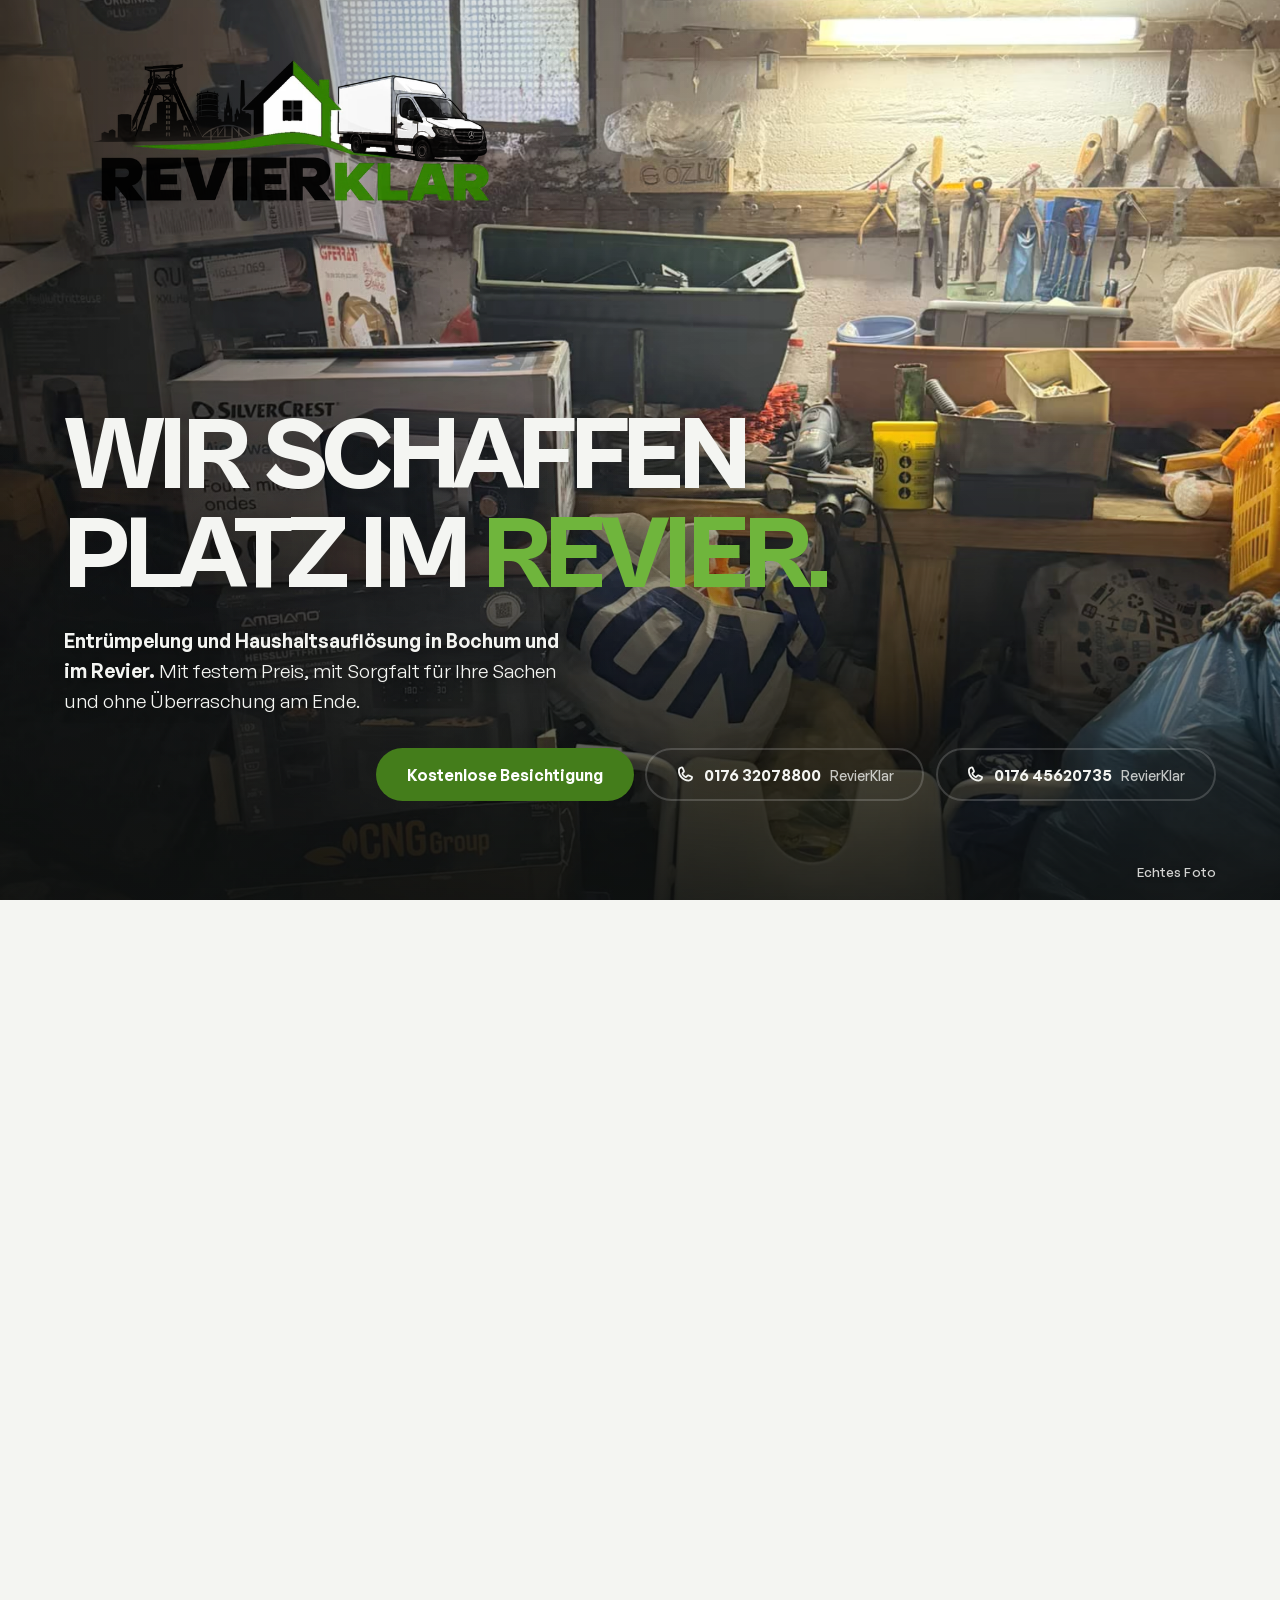
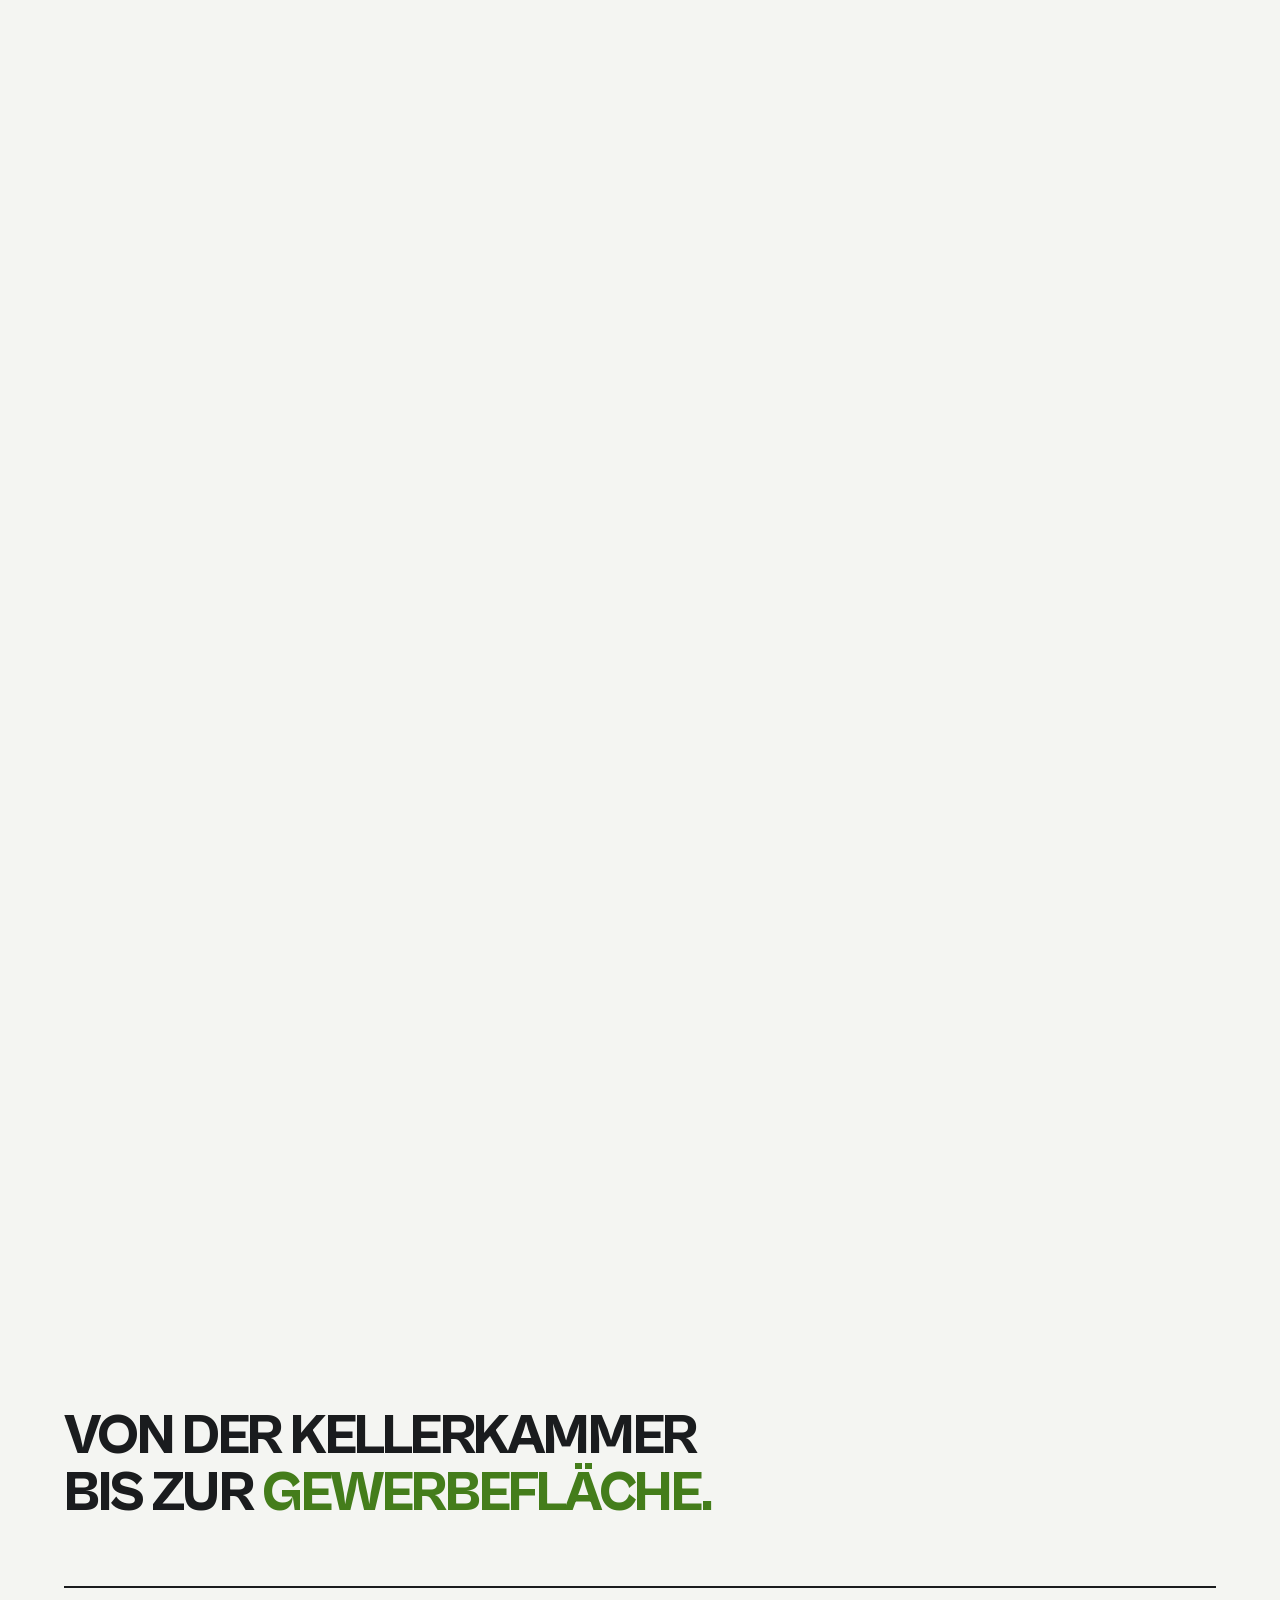
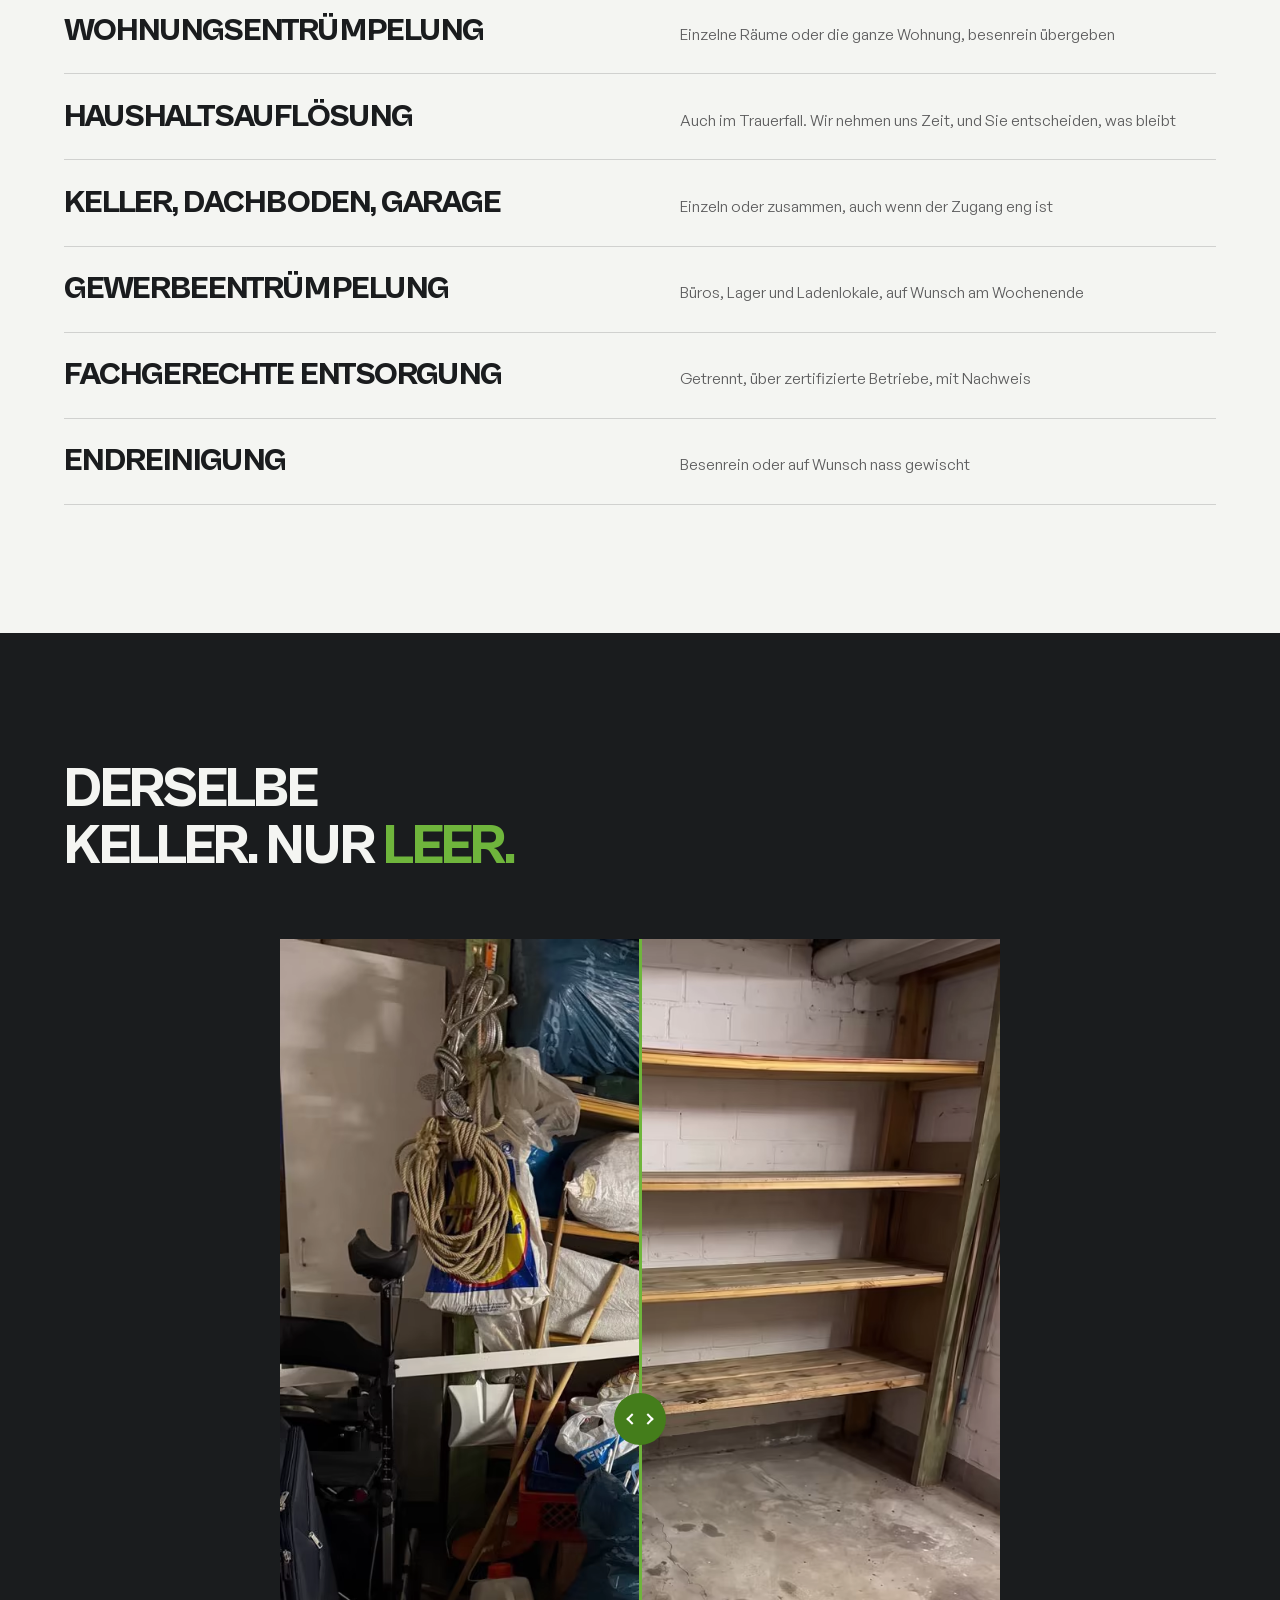
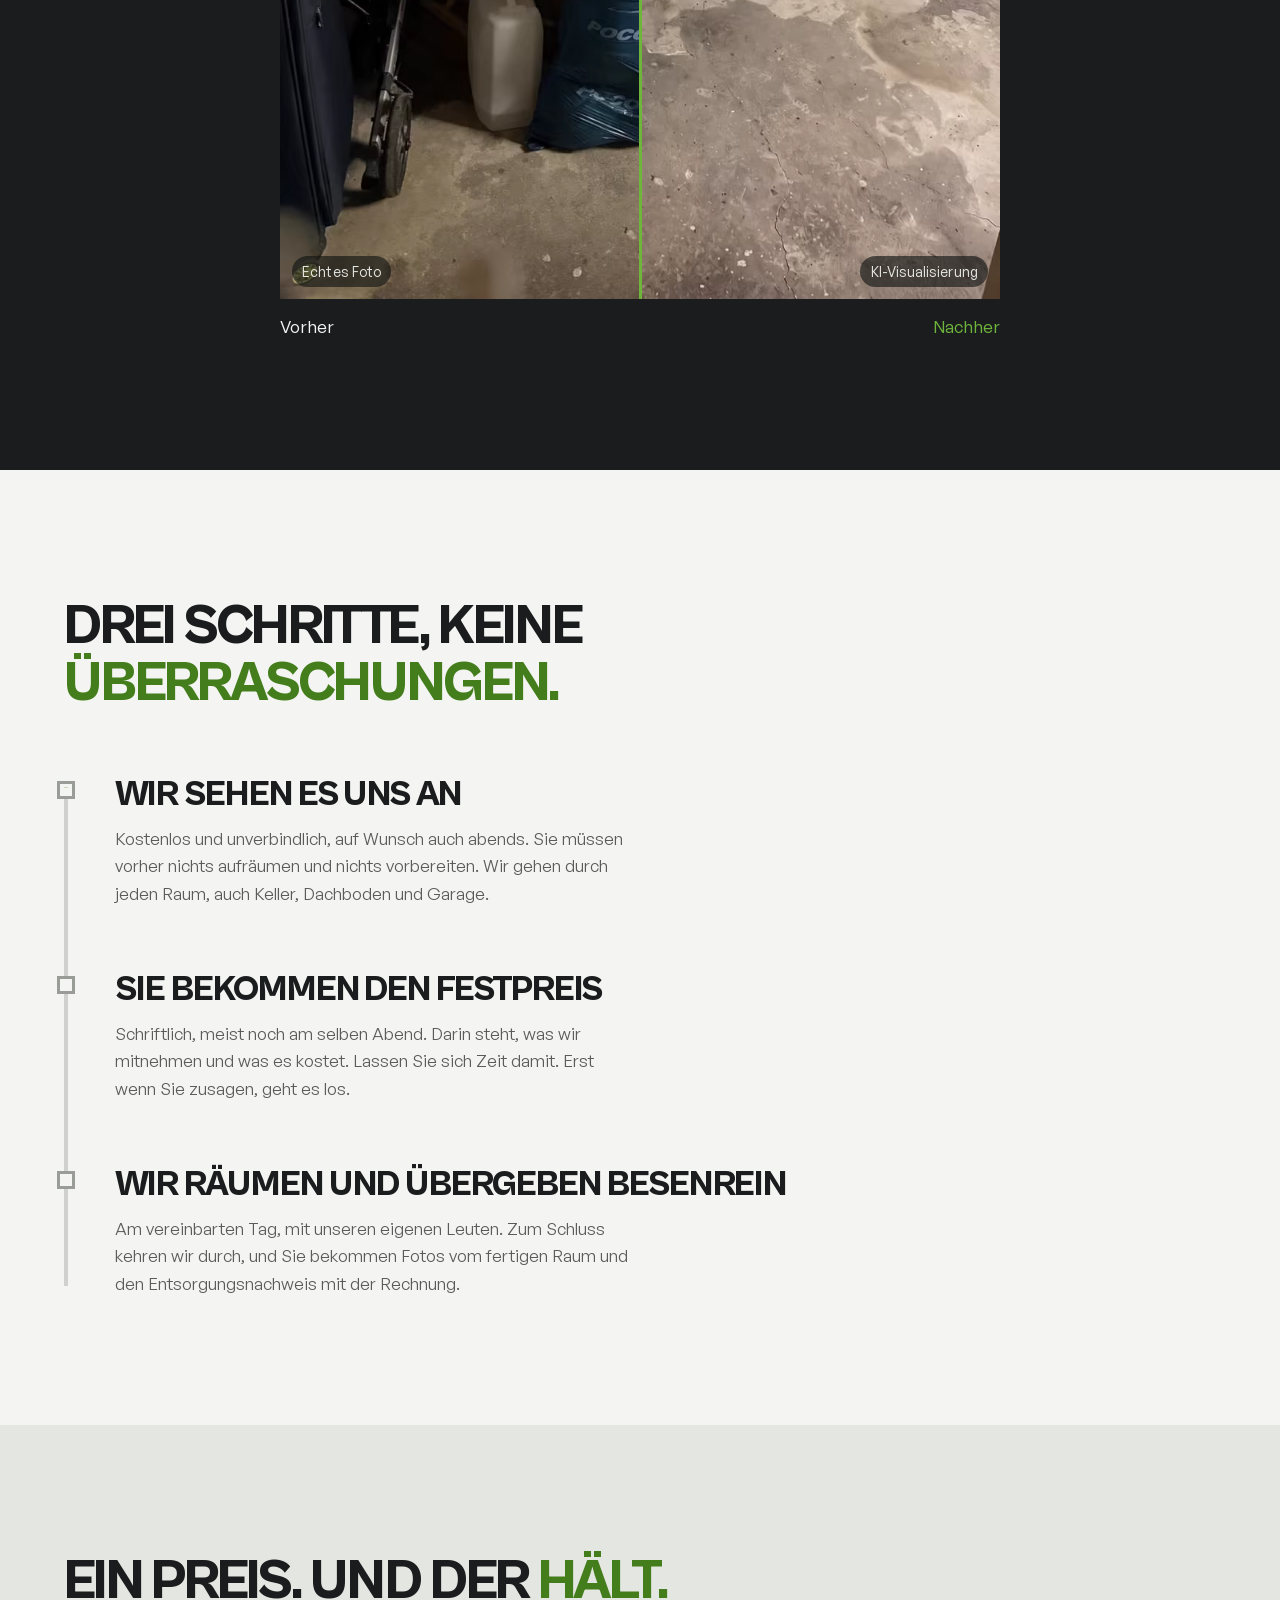
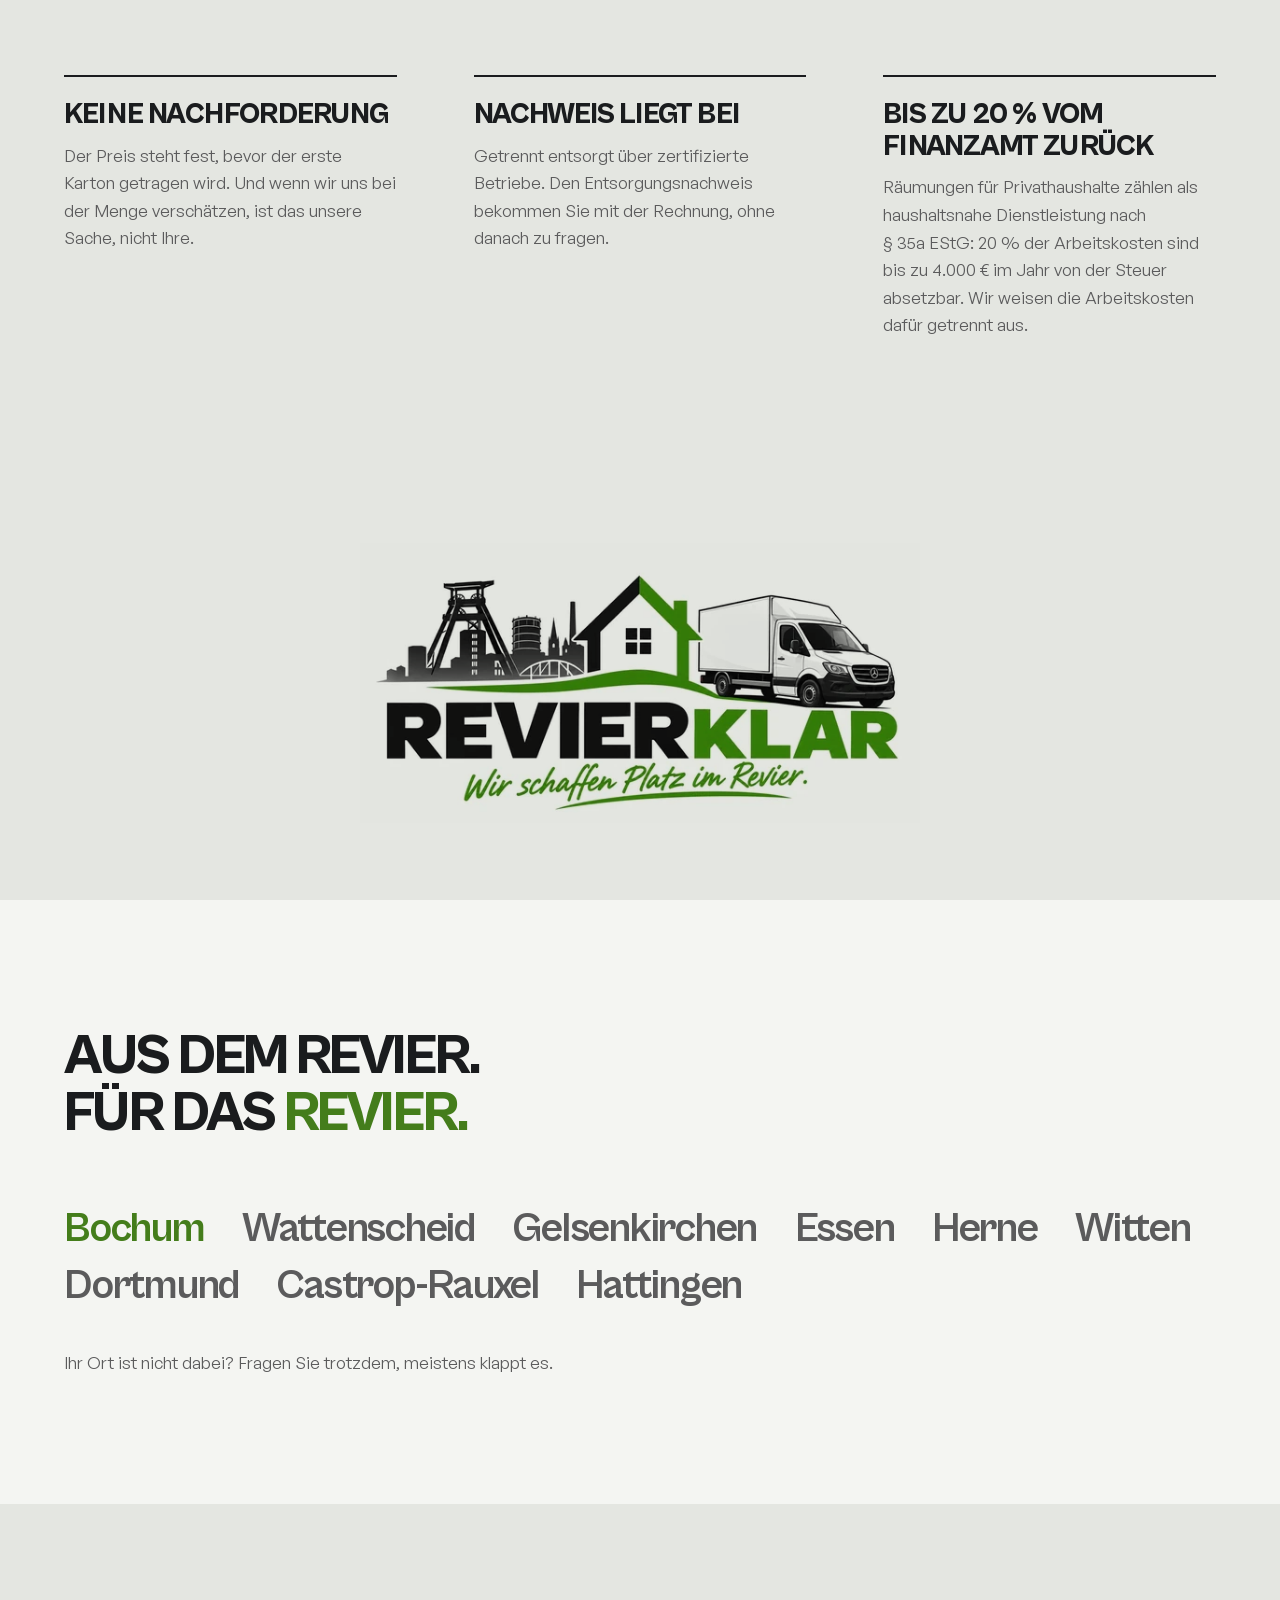
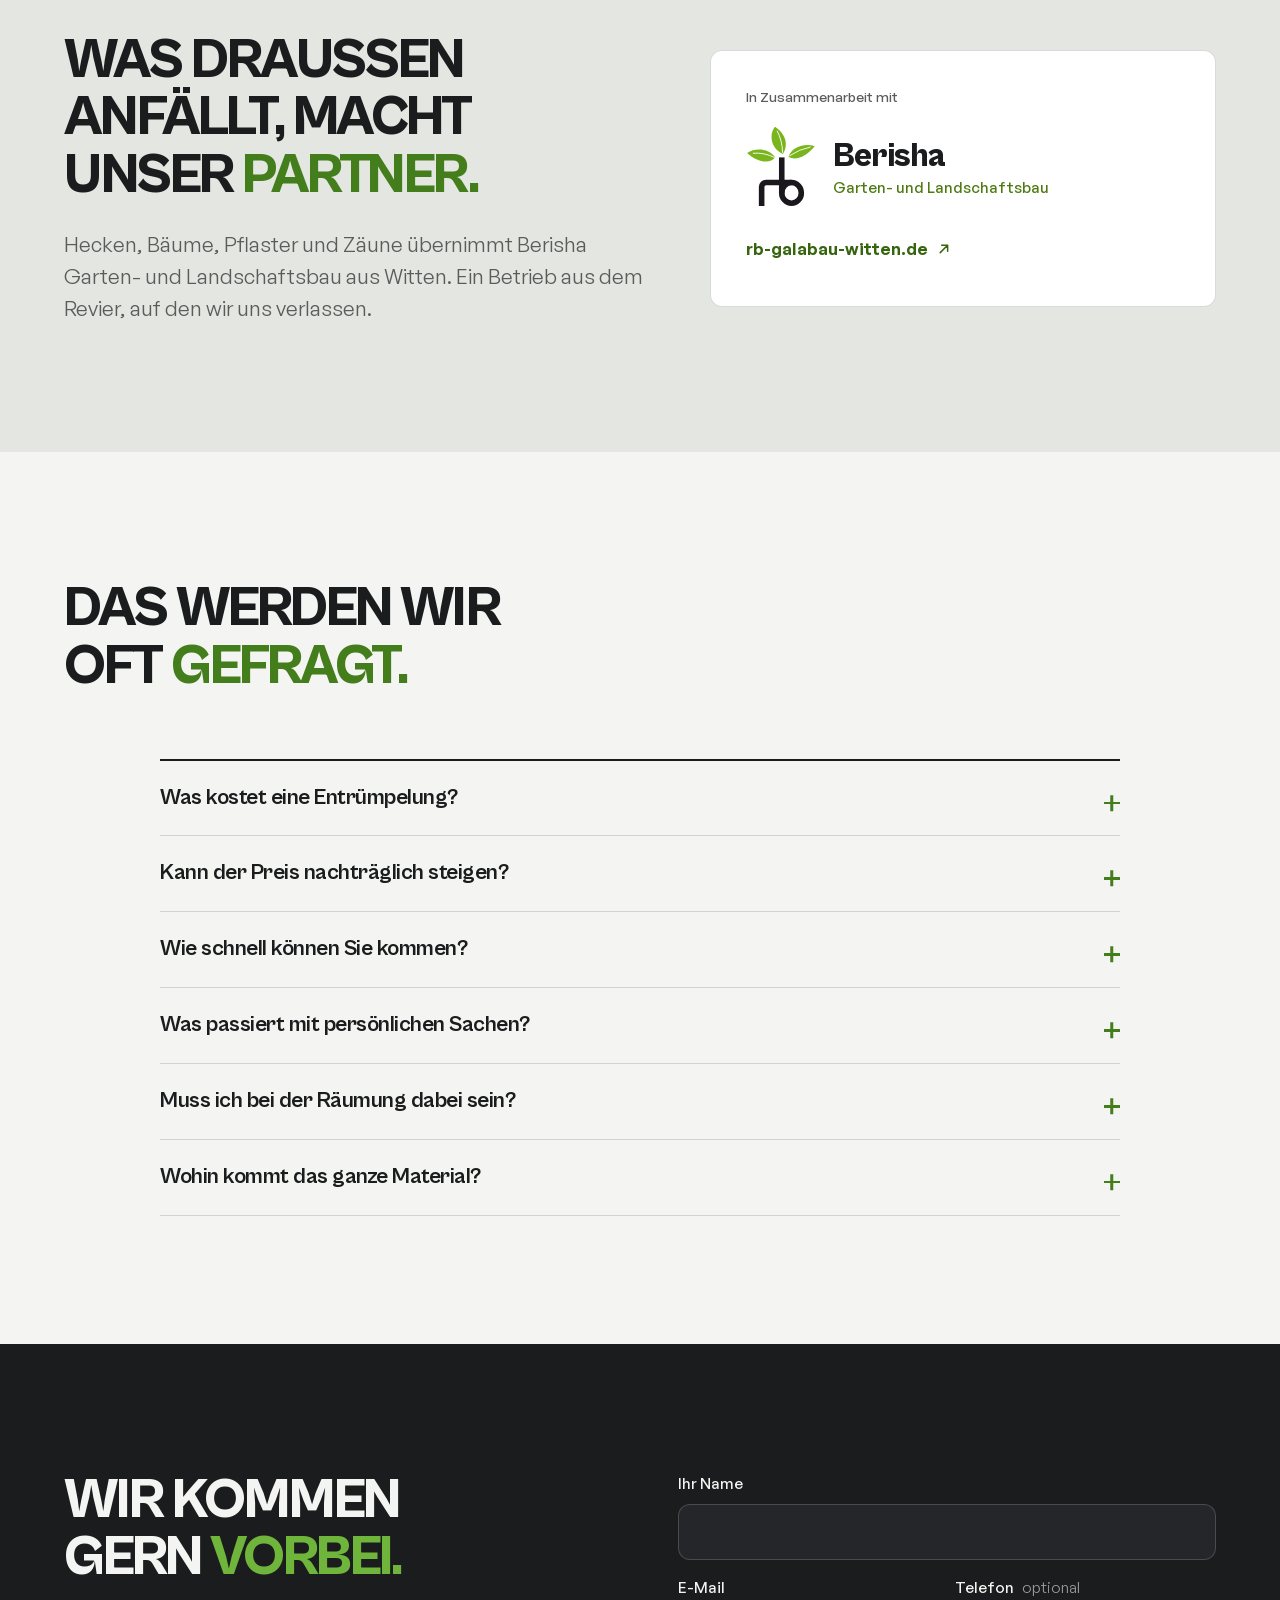
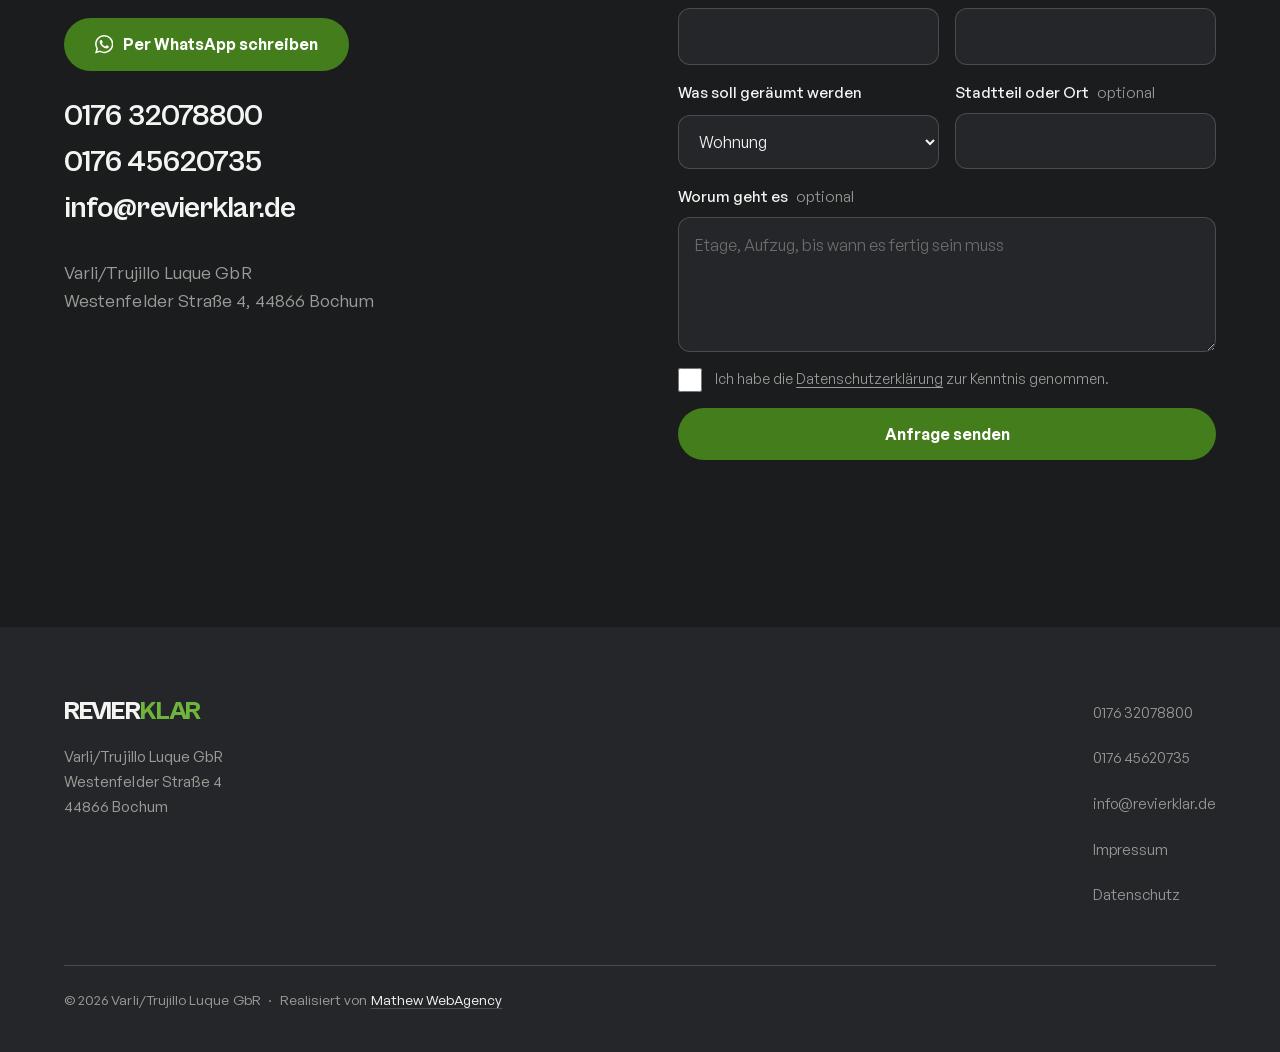
<file: index.html>
<!DOCTYPE html>
<html lang="de">
<head>
<meta charset="utf-8">
<meta name="viewport" content="width=device-width, initial-scale=1">
<title>Entrümpelung &amp; Haushaltsauflösung Bochum | RevierKlar</title>
<meta name="description" content="Entrümpelung und Haushaltsauflösung in Bochum und im Ruhrgebiet: kostenlose Besichtigung, verbindlicher Festpreis, besenreine Übergabe. Jetzt anfragen.">
<link rel="canonical" href="https://revierklar.de/">
<meta name="robots" content="index, follow, max-image-preview:large">
<meta name="theme-color" content="#F4F5F2">

<meta property="og:type" content="website">
<meta property="og:locale" content="de_DE">
<meta property="og:site_name" content="RevierKlar">
<meta property="og:title" content="Entrümpelung &amp; Haushaltsauflösung Bochum | RevierKlar">
<meta property="og:description" content="Aus dem Revier. Für das Revier. Entrümpelung und Haushaltsauflösung in Bochum mit Festpreis und besenreiner Übergabe.">
<meta property="og:url" content="https://revierklar.de/">
<meta property="og:image" content="https://revierklar.de/assets/img/og-revierklar.jpg">
<meta property="og:image:width" content="1200">
<meta property="og:image:height" content="630">
<meta property="og:image:alt" content="Logo von RevierKlar: Zechenturm, Haus und Transporter, darunter Wir schaffen Platz im Revier">
<meta name="twitter:card" content="summary_large_image">
<meta name="twitter:title" content="Entrümpelung &amp; Haushaltsauflösung Bochum | RevierKlar">
<meta name="twitter:description" content="Entrümpelung und Haushaltsauflösung in Bochum mit Festpreis und besenreiner Übergabe.">
<meta name="twitter:image" content="https://revierklar.de/assets/img/og-revierklar.jpg">

<link rel="icon" href="favicon.ico" sizes="48x48">
<link rel="icon" href="favicon-32.png" type="image/png" sizes="32x32">
<link rel="icon" href="icon-192.png" type="image/png" sizes="192x192">
<link rel="apple-touch-icon" href="apple-touch-icon.png">
<link rel="manifest" href="site.webmanifest">
<link rel="preload" href="assets/fonts/CabinetGrotesk-Variable.woff2" as="font" type="font/woff2" crossorigin>
<link rel="stylesheet" href="css/style.css?v=2026100424">
<script>document.documentElement.classList.add("js");</script>

<script type="application/ld+json">
{
 "@context": "https://schema.org",
 "@graph": [
  {
   "@type": "WebSite",
   "@id": "https://revierklar.de/#website",
   "url": "https://revierklar.de/",
   "name": "RevierKlar",
   "inLanguage": "de-DE",
   "publisher": {
    "@id": "https://revierklar.de/#betrieb"
   },
   "alternateName": [
    "RevierKlar NRW",
    "REVIERKLAR",
    "revierklar.de"
   ]
  },
  {
   "@type": [
    "LocalBusiness",
    "HomeAndConstructionBusiness"
   ],
   "@id": "https://revierklar.de/#betrieb",
   "name": "RevierKlar",
   "legalName": "Varli/Trujillo Luque GbR",
   "alternateName": [
    "RevierKlar NRW",
    "REVIERKLAR"
   ],
   "description": "Entrümpelung, Haushaltsauflösung, Gewerbeentrümpelung und fachgerechte Entsorgung in Bochum und im Ruhrgebiet. Kostenlose Besichtigung, Festpreis, besenreine Übergabe.",
   "slogan": "Wir schaffen Platz im Revier.",
   "url": "https://revierklar.de/",
   "email": "info@revierklar.de",
   "telephone": "+49 176 32078800",
   "logo": "https://revierklar.de/assets/img/logo-revierklar.jpg",
   "image": "https://revierklar.de/assets/img/og-revierklar.jpg",
   "address": {
    "@type": "PostalAddress",
    "streetAddress": "Westenfelder Straße 4",
    "postalCode": "44866",
    "addressLocality": "Bochum",
    "addressRegion": "Nordrhein-Westfalen",
    "addressCountry": "DE"
   },
   "geo": {
    "@type": "GeoCoordinates",
    "latitude": 51.48019,
    "longitude": 7.13702
   },
   "contactPoint": [
    {
     "@type": "ContactPoint",
     "contactType": "customer service",
     "name": "Pedro Trujillo Luque",
     "telephone": "+49 176 32078800",
     "availableLanguage": "de"
    },
    {
     "@type": "ContactPoint",
     "contactType": "customer service",
     "name": "Adem Varli",
     "telephone": "+49 176 45620735",
     "availableLanguage": "de"
    }
   ],
   "areaServed": [
    {
     "@type": "City",
     "name": "Bochum"
    },
    {
     "@type": "City",
     "name": "Wattenscheid"
    },
    {
     "@type": "City",
     "name": "Gelsenkirchen"
    },
    {
     "@type": "City",
     "name": "Essen"
    },
    {
     "@type": "City",
     "name": "Herne"
    },
    {
     "@type": "City",
     "name": "Witten"
    },
    {
     "@type": "City",
     "name": "Dortmund"
    },
    {
     "@type": "City",
     "name": "Castrop-Rauxel"
    },
    {
     "@type": "City",
     "name": "Hattingen"
    }
   ],
   "hasOfferCatalog": {
    "@type": "OfferCatalog",
    "name": "Leistungen",
    "itemListElement": [
     {
      "@type": "Offer",
      "itemOffered": {
       "@type": "Service",
       "name": "Wohnungsentrümpelung",
       "areaServed": {
        "@type": "City",
        "name": "Bochum"
       }
      }
     },
     {
      "@type": "Offer",
      "itemOffered": {
       "@type": "Service",
       "name": "Haushaltsauflösung",
       "areaServed": {
        "@type": "City",
        "name": "Bochum"
       }
      }
     },
     {
      "@type": "Offer",
      "itemOffered": {
       "@type": "Service",
       "name": "Keller-, Dachboden- und Garagenentrümpelung",
       "areaServed": {
        "@type": "City",
        "name": "Bochum"
       }
      }
     },
     {
      "@type": "Offer",
      "itemOffered": {
       "@type": "Service",
       "name": "Gewerbeentrümpelung",
       "areaServed": {
        "@type": "City",
        "name": "Bochum"
       }
      }
     },
     {
      "@type": "Offer",
      "itemOffered": {
       "@type": "Service",
       "name": "Fachgerechte Entsorgung",
       "areaServed": {
        "@type": "City",
        "name": "Bochum"
       }
      }
     },
     {
      "@type": "Offer",
      "itemOffered": {
       "@type": "Service",
       "name": "Endreinigung",
       "areaServed": {
        "@type": "City",
        "name": "Bochum"
       }
      }
     }
    ]
   }
  }
 ]
}
</script>
<script type="application/ld+json">
{
  "@context": "https://schema.org",
  "@type": "FAQPage",
  "mainEntity": [
    {"@type": "Question", "name": "Was kostet eine Entrümpelung?", "acceptedAnswer": {"@type": "Answer", "text": "Das hängt an der Menge, am Zugang und an der Etage. Der vierte Stock ohne Aufzug macht mehr Arbeit als das Erdgeschoss. Darum schauen wir uns alles vorher an, statt Ihnen hier eine Zahl zu nennen, die am Ende nicht stimmt. Nach der Besichtigung bekommen Sie einen Festpreis, und der gilt."}},
    {"@type": "Question", "name": "Kann der Preis nachträglich steigen?", "acceptedAnswer": {"@type": "Answer", "text": "Nein. Die einzige Ausnahme: Sie möchten während der Räumung noch Räume dazunehmen, die wir bei der Besichtigung nicht gesehen haben. Dann sagen wir Ihnen vorher, was das kostet, und Sie entscheiden."}},
    {"@type": "Question", "name": "Wie schnell können Sie kommen?", "acceptedAnswer": {"@type": "Answer", "text": "Zur Besichtigung meist innerhalb weniger Tage. Wenn ein Übergabetermin drückt, schreiben Sie das gleich in die Anfrage. Dann finden wir einen Weg."}},
    {"@type": "Question", "name": "Was passiert mit persönlichen Sachen?", "acceptedAnswer": {"@type": "Answer", "text": "Nichts verlässt die Wohnung ohne Ihr Einverständnis. Fotos, Briefe und wichtige Papiere legen wir grundsätzlich zur Seite, auch wenn niemand danach gefragt hat. Was Sie behalten möchten, bleibt da, und wenn Sie unsicher sind, fragen wir lieber einmal mehr."}},
    {"@type": "Question", "name": "Muss ich bei der Räumung dabei sein?", "acceptedAnswer": {"@type": "Answer", "text": "Nein. Viele Auftraggeber wohnen nicht in der Nähe. Wir holen den Schlüssel ab, schicken Fotos vom Endzustand und geben den Schlüssel dort ab, wo Sie es sagen."}},
    {"@type": "Question", "name": "Wohin kommt das ganze Material?", "acceptedAnswer": {"@type": "Answer", "text": "Getrennt und zu zertifizierten Entsorgern. Brauchbares geht weiter, Metall zum Schrott, Elektrogeräte zur Rücknahme. Den Nachweis bekommen Sie mit der Rechnung."}}
  ]
}
</script>
</head>
<body>
<a class="skip" href="#leistungen">Zum Inhalt springen</a>

<header class="head" id="top" data-over-hero>
  <a class="head-brand" href="#top">
    <img src="assets/img/logo-header.webp" srcset="assets/img/logo-header-330.webp 330w, assets/img/logo-header.webp 440w" sizes="(min-width: 48rem) 146px, 108px" alt="RevierKlar, Entrümpelung und Haushaltsauflösung" width="440" height="163" fetchpriority="low">
  </a>
  <nav class="head-nav" aria-label="Hauptnavigation">
    <a href="#leistungen">Leistungen</a>
    <a href="#vergleich">Vorher / Nachher</a>
    <a href="#ablauf">Ablauf</a>
    <a href="#preis">Festpreis</a>
    <a href="#fragen">Fragen</a>
  </nav>
  <a class="head-cta" href="#kontakt">Besichtigung</a>
</header>

<main>

<!-- ============ HERO ============ -->
<section class="hero" id="hero" aria-labelledby="hero-h1">
  <div class="hero-stage">
    <div class="hero-media">
      <picture><source type="image/avif" srcset="assets/img/entruempelung-bochum-keller-vorher-750.avif 750w, assets/img/entruempelung-bochum-keller-vorher-1050.avif 1050w, assets/img/entruempelung-bochum-keller-vorher-1536.avif 1536w" sizes="100vw"><source type="image/webp" srcset="assets/img/entruempelung-bochum-keller-vorher-750.webp 750w, assets/img/entruempelung-bochum-keller-vorher-1050.webp 1050w, assets/img/entruempelung-bochum-keller-vorher-1536.webp 1536w" sizes="100vw"><img class="hero-img hero-img--a" src="assets/img/entruempelung-bochum-keller-vorher-1050.jpg"
           srcset="assets/img/entruempelung-bochum-keller-vorher-750.jpg 750w, assets/img/entruempelung-bochum-keller-vorher-1050.jpg 1050w, assets/img/entruempelung-bochum-keller-vorher-1536.jpg 1536w"
           sizes="100vw"
           alt="Echtes Foto: vollgestellter Kellerraum in Bochum vor der Entrümpelung, Kartons, Säcke und Geräte stapeln sich bis zur Werkbank"
           width="1536" height="2048" decoding="async"></picture>
      <div class="hero-b">
        <picture><source type="image/avif" data-srcset="assets/img/entruempelung-bochum-keller-nachher-750.avif 746w, assets/img/entruempelung-bochum-keller-nachher-1050.avif 1045w, assets/img/entruempelung-bochum-keller-nachher-1536.avif 1529w" sizes="100vw"><source type="image/webp" data-srcset="assets/img/entruempelung-bochum-keller-nachher-750.webp 746w, assets/img/entruempelung-bochum-keller-nachher-1050.webp 1045w, assets/img/entruempelung-bochum-keller-nachher-1536.webp 1529w" sizes="100vw"><img class="hero-img hero-img--b" data-nachher src="[data-uri]" data-src="assets/img/entruempelung-bochum-keller-nachher-1050.jpg"
             data-srcset="assets/img/entruempelung-bochum-keller-nachher-750.jpg 746w, assets/img/entruempelung-bochum-keller-nachher-1050.jpg 1045w, assets/img/entruempelung-bochum-keller-nachher-1536.jpg 1529w"
             sizes="100vw"
             alt="KI-Visualisierung: derselbe Kellerraum leergeräumt und gefegt, die Werkbank steht frei"
             width="1536" height="2048" fetchpriority="low" decoding="async"></picture>
        <noscript><picture><source type="image/avif" srcset="assets/img/entruempelung-bochum-keller-nachher-750.avif 746w, assets/img/entruempelung-bochum-keller-nachher-1050.avif 1045w, assets/img/entruempelung-bochum-keller-nachher-1536.avif 1529w" sizes="100vw"><source type="image/webp" srcset="assets/img/entruempelung-bochum-keller-nachher-750.webp 746w, assets/img/entruempelung-bochum-keller-nachher-1050.webp 1045w, assets/img/entruempelung-bochum-keller-nachher-1536.webp 1529w" sizes="100vw"><img class="hero-img hero-img--b" src="assets/img/entruempelung-bochum-keller-nachher-1050.jpg"
             srcset="assets/img/entruempelung-bochum-keller-nachher-750.jpg 746w, assets/img/entruempelung-bochum-keller-nachher-1050.jpg 1045w, assets/img/entruempelung-bochum-keller-nachher-1536.jpg 1529w"
             sizes="100vw"
             alt="KI-Visualisierung: derselbe Kellerraum leergeräumt und gefegt, die Werkbank steht frei"
             width="1536" height="2048" decoding="async"></picture></noscript>
      </div>
      <span class="hero-seam" aria-hidden="true"></span>
      <span class="hero-scrim" aria-hidden="true"></span>
    </div>

    <!-- Das grosse Logo, freigestellt auf dem Foto. Gegen Ende der Kante
         schrumpft es genau auf die Stelle des Header-Logos, dabei kommt der
         helle Grund dazu, dann blendet der Header darum herum ein. -->
    <div class="hero-top" aria-hidden="true">
      <div class="hero-logo">
        <span class="hero-logo-bg"></span>
        <img class="hero-logo-img" src="assets/img/logo-hero-1155.webp"
             srcset="assets/img/logo-hero-660.webp 660w, assets/img/logo-hero-880.webp 880w, assets/img/logo-hero-1155.webp 1155w"
             sizes="(min-width: 48rem) 34rem, calc(100vw - 3rem)" alt="" width="1155" height="428" decoding="async">
      </div>
    </div>

    <!-- Kennzeichnung direkt am Bild: "Echtes Foto" liegt auf dem Vorher-Foto,
         "KI-Visualisierung" auf dem Nachher-Bild. Beide Ebenen fahren mit der
         Kante, jeder Hinweis ist nur dort zu sehen, wo sein Bild zu sehen ist. -->
    <div class="hero-echt"><div class="hero-echt-in"><p class="hero-tag">Echtes Foto</p></div></div>
    <div class="hero-ki"><div class="hero-ki-in"><p class="hero-tag"><span class="nw">KI-Visualisierung</span></p></div></div>

    <div class="hero-copy">
      <p class="hero-title">Wir schaffen<br>Platz im <span class="gruen">Revier.</span></p>
      <div class="hero-sub"><h1 class="hero-h1" id="hero-h1">Entrümpelung und Haushaltsauflösung in Bochum und im Revier.</h1> <p>Mit festem Preis, mit Sorgfalt für Ihre Sachen und ohne Überraschung am Ende.</p></div>
      <div class="hero-foot">
        <div class="hero-cta">
          <a class="btn btn--solid" href="#kontakt">Kostenlose Besichtigung</a>
          <a class="btn btn--line btn--tel" href="tel:+4917632078800"><svg viewBox="0 0 256 256" fill="currentColor" aria-hidden="true"><path d="M224,154.8l-47.09-21.11-.18-.08a19.94,19.94,0,0,0-19,1.75,13.08,13.08,0,0,0-1.12.84l-22.31,19c-13-7.05-26.43-20.37-33.49-33.21l19.06-22.66a11.76,11.76,0,0,0,.85-1.15,20,20,0,0,0,1.66-18.83,1.42,1.42,0,0,1-.08-.18L101.2,32A20.06,20.06,0,0,0,80.42,20.15,60.27,60.27,0,0,0,28,80c0,81.61,66.39,148,148,148a60.27,60.27,0,0,0,59.85-52.42A20.06,20.06,0,0,0,224,154.8ZM176,204A124.15,124.15,0,0,1,52,80,36.29,36.29,0,0,1,80.48,44.46l18.82,42L80.14,109.28a12,12,0,0,0-.86,1.16A20,20,0,0,0,78,130.08c9.42,19.28,28.83,38.56,48.31,48A20,20,0,0,0,146,176.63a11.63,11.63,0,0,0,1.11-.85l22.43-19.07,42,18.81A36.29,36.29,0,0,1,176,204Z"/></svg><span class="tel-txt"><span class="tel-nr">0176&nbsp;32078800</span><span class="tel-name">RevierKlar</span></span></a>
          <a class="btn btn--line btn--tel" href="tel:+4917645620735"><svg viewBox="0 0 256 256" fill="currentColor" aria-hidden="true"><path d="M224,154.8l-47.09-21.11-.18-.08a19.94,19.94,0,0,0-19,1.75,13.08,13.08,0,0,0-1.12.84l-22.31,19c-13-7.05-26.43-20.37-33.49-33.21l19.06-22.66a11.76,11.76,0,0,0,.85-1.15,20,20,0,0,0,1.66-18.83,1.42,1.42,0,0,1-.08-.18L101.2,32A20.06,20.06,0,0,0,80.42,20.15,60.27,60.27,0,0,0,28,80c0,81.61,66.39,148,148,148a60.27,60.27,0,0,0,59.85-52.42A20.06,20.06,0,0,0,224,154.8ZM176,204A124.15,124.15,0,0,1,52,80,36.29,36.29,0,0,1,80.48,44.46l18.82,42L80.14,109.28a12,12,0,0,0-.86,1.16A20,20,0,0,0,78,130.08c9.42,19.28,28.83,38.56,48.31,48A20,20,0,0,0,146,176.63a11.63,11.63,0,0,0,1.11-.85l22.43-19.07,42,18.81A36.29,36.29,0,0,1,176,204Z"/></svg><span class="tel-txt"><span class="tel-nr">0176&nbsp;45620735</span><span class="tel-name">RevierKlar</span></span></a>
        </div>
      </div>
    </div>

  </div>
</section>

<!-- ============ LEISTUNGEN ============ -->
<section class="sec" id="leistungen" aria-labelledby="leist-t">
  <div class="sec-head">
    <h2 class="sec-title" id="leist-t">Von der Kellerkammer bis zur <span class="gruen">Gewerbefläche.</span></h2>
  </div>
  <ul class="leist">
    <li data-line><span class="leist-name">Wohnungsentrümpelung</span><span class="leist-note">Einzelne Räume oder die ganze Wohnung, besenrein übergeben</span></li>
    <li data-line><span class="leist-name">Haushaltsauflösung</span><span class="leist-note">Auch im Trauerfall. Wir nehmen uns Zeit, und Sie entscheiden, was bleibt</span></li>
    <li data-line><span class="leist-name">Keller, Dachboden, Garage</span><span class="leist-note">Einzeln oder zusammen, auch wenn der Zugang eng ist</span></li>
    <li data-line><span class="leist-name">Gewerbeentrümpelung</span><span class="leist-note">Büros, Lager und Ladenlokale, auf Wunsch am Wochenende</span></li>
    <li data-line><span class="leist-name">Fachgerechte Entsorgung</span><span class="leist-note">Getrennt, über zertifizierte Betriebe, mit Nachweis</span></li>
    <li data-line><span class="leist-name">Endreinigung</span><span class="leist-note">Besenrein oder auf Wunsch nass gewischt</span></li>
  </ul>
</section>

<!-- ============ VORHER / NACHHER ============ -->
<section class="sec sec--dark" id="vergleich" aria-labelledby="verg-t">
  <div class="sec-head">
    <h2 class="sec-title" id="verg-t">Derselbe Keller. Nur <span class="gruen">leer.</span></h2>
  </div>

  <div class="ba-wrap">
    <figure class="ba" data-ba>
      <div class="ba-frame">
        <picture><source type="image/avif" srcset="assets/img/kellerentruempelung-bochum-nachher-600.avif 600w, assets/img/kellerentruempelung-bochum-nachher-900.avif 900w, assets/img/kellerentruempelung-bochum-nachher-1200.avif 1200w" sizes="(min-width: 50rem) 720px, calc(100vw - 3rem)"><source type="image/webp" srcset="assets/img/kellerentruempelung-bochum-nachher-600.webp 600w, assets/img/kellerentruempelung-bochum-nachher-900.webp 900w, assets/img/kellerentruempelung-bochum-nachher-1200.webp 1200w" sizes="(min-width: 50rem) 720px, calc(100vw - 3rem)"><img class="ba-img" src="assets/img/kellerentruempelung-bochum-nachher-900.jpg" srcset="assets/img/kellerentruempelung-bochum-nachher-600.jpg 600w, assets/img/kellerentruempelung-bochum-nachher-900.jpg 900w, assets/img/kellerentruempelung-bochum-nachher-1200.jpg 1200w" sizes="(min-width: 50rem) 720px, calc(100vw - 3rem)" alt="KI-Visualisierung: derselbe Kellerraum nach der Räumung, das Regal steht leer, der Boden ist gefegt" width="1200" height="1600" loading="lazy" decoding="async"></picture>
        <p class="ki-tag"><span class="nw">KI-Visualisierung</span></p>
        <div class="ba-top">
          <picture><source type="image/avif" srcset="assets/img/kellerentruempelung-bochum-vorher-600.avif 600w, assets/img/kellerentruempelung-bochum-vorher-900.avif 900w, assets/img/kellerentruempelung-bochum-vorher-1200.avif 1200w" sizes="(min-width: 50rem) 720px, calc(100vw - 3rem)"><source type="image/webp" srcset="assets/img/kellerentruempelung-bochum-vorher-600.webp 600w, assets/img/kellerentruempelung-bochum-vorher-900.webp 900w, assets/img/kellerentruempelung-bochum-vorher-1200.webp 1200w" sizes="(min-width: 50rem) 720px, calc(100vw - 3rem)"><img class="ba-img ba-img--top" src="assets/img/kellerentruempelung-bochum-vorher-900.jpg" srcset="assets/img/kellerentruempelung-bochum-vorher-600.jpg 600w, assets/img/kellerentruempelung-bochum-vorher-900.jpg 900w, assets/img/kellerentruempelung-bochum-vorher-1200.jpg 1200w" sizes="(min-width: 50rem) 720px, calc(100vw - 3rem)" alt="Echtes Foto: Kellerraum vor der Räumung, Regal und Boden voll mit Säcken, Kartons und Hausrat" width="1200" height="1600" loading="lazy" decoding="async"></picture>
          <div class="ba-top-in"><p class="ki-tag ki-tag--vorher">Echtes Foto</p></div>
        </div>
        <span class="ba-seam" aria-hidden="true"><span class="ba-grip"></span></span>
        <input class="ba-range" type="range" min="0" max="100" value="50" step="0.1" aria-label="Vergleich Keller: Regler nach links zeigt vorher, nach rechts zeigt nachher">
      </div>
      <p class="ba-ends" aria-hidden="true"><span>Vorher</span><span>Nachher</span></p>
    </figure>
  </div>
</section>

<!-- ============ ABLAUF ============ -->
<section class="sec" id="ablauf" aria-labelledby="abl-t">
  <div class="sec-head">
    <h2 class="sec-title" id="abl-t">Drei Schritte, keine <span class="gruen">Überraschungen.</span></h2>
  </div>
  <div class="abl">
    <div class="abl-rail" aria-hidden="true"><span class="abl-bar"></span></div>
    <ol class="abl-list">
      <li class="abl-step" data-step>
        <h3 class="abl-h">Wir sehen es uns an</h3>
        <p>Kostenlos und unverbindlich, auf Wunsch auch abends. Sie müssen vorher nichts aufräumen und nichts vorbereiten. Wir gehen durch jeden Raum, auch Keller, Dachboden und Garage.</p>
      </li>
      <li class="abl-step" data-step>
        <h3 class="abl-h">Sie bekommen den Festpreis</h3>
        <p>Schriftlich, meist noch am selben Abend. Darin steht, was wir mitnehmen und was es kostet. Lassen Sie sich Zeit damit. Erst wenn Sie zusagen, geht es los.</p>
      </li>
      <li class="abl-step" data-step>
        <h3 class="abl-h">Wir räumen und übergeben besenrein</h3>
        <p>Am vereinbarten Tag, mit unseren eigenen Leuten. Zum Schluss kehren wir durch, und Sie bekommen Fotos vom fertigen Raum und den Entsorgungsnachweis mit der Rechnung.</p>
      </li>
    </ol>
  </div>
</section>

<!-- ============ FESTPREIS ============ -->
<section class="sec sec--preis" id="preis" aria-labelledby="preis-t">
  <div class="sec-head">
    <h2 class="sec-title" id="preis-t">Ein Preis. Und der <span class="gruen">hält.</span></h2>
  </div>

  <div class="pr-facts">
    <div class="pr-fact" data-reveal>
      <h3>Keine Nachforderung</h3>
      <p>Der Preis steht fest, bevor der erste Karton getragen wird. Und wenn wir uns bei der Menge verschätzen, ist das unsere Sache, nicht Ihre.</p>
    </div>
    <div class="pr-fact" data-reveal>
      <h3>Nachweis liegt bei</h3>
      <p>Getrennt entsorgt über zertifizierte Betriebe. Den Entsorgungsnachweis bekommen Sie mit der Rechnung, ohne danach zu fragen.</p>
    </div>
    <div class="pr-fact" data-reveal>
      <h3>Bis zu 20&nbsp;% vom Finanzamt zurück</h3>
      <p>Räumungen für Privathaushalte zählen als haushaltsnahe Dienstleistung nach §&nbsp;35a&nbsp;EStG: 20&nbsp;% der Arbeitskosten sind bis zu 4.000&nbsp;€ im Jahr von der Steuer absetzbar. Wir weisen die Arbeitskosten dafür getrennt aus.</p>
    </div>
  </div>
</section>

<!-- ============ MARKE ============ -->
<section class="marke" aria-label="REVIERKLAR">
  <div class="marke-in">
    <picture><source type="image/webp" srcset="assets/img/logo-revierklar-600.webp 600w, assets/img/logo-revierklar-1200.webp 1200w" sizes="(min-width: 40rem) 560px, calc(100vw - 3rem)"><img src="assets/img/logo-revierklar.jpg" alt="Logo von REVIERKLAR: Zechenturm, Gasometer und Brücke im Revier, ein Haus und ein Transporter, darunter der Satz Wir schaffen Platz im Revier" width="1200" height="600" loading="lazy" decoding="async"></picture>
  </div>
</section>

<!-- ============ GEBIET ============ -->
<section class="sec" id="gebiet" aria-labelledby="geb-t">
  <div class="sec-head">
    <h2 class="sec-title" id="geb-t">Aus dem Revier. Für das <span class="gruen">Revier.</span></h2>
  </div>
  <ul class="gebiet-list">
    <li class="is-heim">Bochum</li>
    <li>Wattenscheid</li>
    <li>Gelsenkirchen</li>
    <li>Essen</li>
    <li>Herne</li>
    <li>Witten</li>
    <li>Dortmund</li>
    <li><span class="nw">Castrop-Rauxel</span></li>
    <li>Hattingen</li>
  </ul>
  <p class="gebiet-more">Ihr Ort ist nicht dabei? Fragen Sie trotzdem, meistens klappt es.</p>
</section>

<!-- ============ PARTNER ============ -->
<section class="sec sec--partner" id="partner" aria-labelledby="partner-t">
  <div class="partner">
    <div class="partner-text" data-reveal>
      <h2 class="sec-title" id="partner-t">Was draußen anfällt, macht unser <span class="gruen">Partner.</span></h2>
      <p class="sec-lead">Hecken, Bäume, Pflaster und Zäune übernimmt Berisha <span class="nw">Garten- und</span> Landschaftsbau aus Witten. Ein Betrieb aus dem Revier, auf den wir uns verlassen.</p>
    </div>
    <!-- Signet originalgetreu als SVG nachgezeichnet (Projekt GaLaBau Berisha), liegt inline: keine Verbindung zu fremden Servern -->
    <a class="partner-karte" href="https://rb-galabau-witten.de/" target="_blank" rel="noopener" data-reveal>
      <span class="partner-mit">In Zusammenarbeit mit</span>
      <span class="partner-marke">
        <svg class="partner-signet" viewBox="-2 -2 126 150" aria-hidden="true" focusable="false">
          <g fill="#7AB51D"><path d="M64 50C40 38 40 12 50 1C66 12 76 30 64 50Z"/><path d="M50 56C40 40 15 38 0 48C15 62 40 70 50 56Z"/><path d="M74 55C80 36 105 30 121 36C108 52 88 64 74 55Z"/></g>
          <g fill="none" stroke="#FFFFFF" stroke-width="1.6" stroke-linecap="round"><path d="M54 9Q63 26 63.5 47"/><path d="M11 48.5Q31 47 48.5 56"/><path d="M76 53Q94 41 113 37.5"/></g>
          <g fill="none" stroke="#1A181D" stroke-width="10"><path d="M26 143V109A8 8 0 0 1 34 101H79.5"/><path d="M62 56V121"/><ellipse cx="79.5" cy="119.5" rx="17.5" ry="18.5"/></g>
        </svg>
        <span class="partner-wort"><span class="partner-name">Berisha</span><span class="partner-zusatz"><span class="nw">Garten- und</span> Landschaftsbau</span></span>
      </span>
      <span class="partner-link"><span class="nw">rb-galabau-witten.de</span><svg viewBox="0 0 24 24" aria-hidden="true" focusable="false"><path d="M7 17 17 7M9 7h8v8" fill="none" stroke="currentColor" stroke-width="2" stroke-linecap="round" stroke-linejoin="round"/></svg><span class="sr-only"> (öffnet in neuem Tab)</span></span>
    </a>
  </div>
</section>

<!-- ============ FRAGEN ============ -->
<section class="sec" id="fragen" aria-labelledby="fragen-t">
  <div class="sec-head">
    <h2 class="sec-title" id="fragen-t">Das werden wir oft <span class="gruen">gefragt.</span></h2>
  </div>
  <div class="faq">
    <div class="faq-item">
      <h3><button type="button" class="faq-q" aria-expanded="false"><span>Was kostet eine Entrümpelung?</span><span class="faq-ico" aria-hidden="true"></span></button></h3>
      <div class="faq-a"><div class="faq-a-in"><p>Das hängt an der Menge, am Zugang und an der Etage. Der vierte Stock ohne Aufzug macht mehr Arbeit als das Erdgeschoss. Darum schauen wir uns alles vorher an, statt Ihnen hier eine Zahl zu nennen, die am Ende nicht stimmt. Nach der Besichtigung bekommen Sie einen Festpreis, und der gilt.</p></div></div>
    </div>
    <div class="faq-item">
      <h3><button type="button" class="faq-q" aria-expanded="false"><span>Kann der Preis nachträglich steigen?</span><span class="faq-ico" aria-hidden="true"></span></button></h3>
      <div class="faq-a"><div class="faq-a-in"><p>Nein. Die einzige Ausnahme: Sie möchten während der Räumung noch Räume dazunehmen, die wir bei der Besichtigung nicht gesehen haben. Dann sagen wir Ihnen vorher, was das kostet, und Sie entscheiden.</p></div></div>
    </div>
    <div class="faq-item">
      <h3><button type="button" class="faq-q" aria-expanded="false"><span>Wie schnell können Sie kommen?</span><span class="faq-ico" aria-hidden="true"></span></button></h3>
      <div class="faq-a"><div class="faq-a-in"><p>Zur Besichtigung meist innerhalb weniger Tage. Wenn ein Übergabetermin drückt, schreiben Sie das gleich in die Anfrage. Dann finden wir einen Weg.</p></div></div>
    </div>
    <div class="faq-item">
      <h3><button type="button" class="faq-q" aria-expanded="false"><span>Was passiert mit persönlichen Sachen?</span><span class="faq-ico" aria-hidden="true"></span></button></h3>
      <div class="faq-a"><div class="faq-a-in"><p>Nichts verlässt die Wohnung ohne Ihr Einverständnis. Fotos, Briefe und wichtige Papiere legen wir grundsätzlich zur Seite, auch wenn niemand danach gefragt hat. Was Sie behalten möchten, bleibt da, und wenn Sie unsicher sind, fragen wir lieber einmal mehr.</p></div></div>
    </div>
    <div class="faq-item">
      <h3><button type="button" class="faq-q" aria-expanded="false"><span>Muss ich bei der Räumung dabei sein?</span><span class="faq-ico" aria-hidden="true"></span></button></h3>
      <div class="faq-a"><div class="faq-a-in"><p>Nein. Viele Auftraggeber wohnen nicht in der Nähe. Wir holen den Schlüssel ab, schicken Fotos vom Endzustand und geben den Schlüssel dort ab, wo Sie es sagen.</p></div></div>
    </div>
    <div class="faq-item">
      <h3><button type="button" class="faq-q" aria-expanded="false"><span>Wohin kommt das ganze Material?</span><span class="faq-ico" aria-hidden="true"></span></button></h3>
      <div class="faq-a"><div class="faq-a-in"><p>Getrennt und zu zertifizierten Entsorgern. Brauchbares geht weiter, Metall zum Schrott, Elektrogeräte zur Rücknahme. Den Nachweis bekommen Sie mit der Rechnung.</p></div></div>
    </div>
  </div>
</section>

<!-- ============ KONTAKT ============ -->
<section class="sec sec--kontakt" id="kontakt" aria-labelledby="kon-t">
  <div class="kon-grid">
    <div class="kon-copy">
      <h2 class="sec-title" id="kon-t">Wir kommen gern <span class="gruen">vorbei.</span></h2>
      <a class="btn btn--solid kon-wa" href="https://wa.me/4917632078800?text=Hallo%20RevierKlar%2C%20ich%20interessiere%20mich%20f%C3%BCr%20eine%20Besichtigung.%20Es%20geht%20um%3A%20" target="_blank" rel="noopener"><svg viewBox="0 0 24 24" fill="currentColor" aria-hidden="true"><path d="M17.472 14.382c-.297-.149-1.758-.867-2.03-.967-.273-.099-.471-.148-.67.15-.197.297-.767.966-.94 1.164-.173.199-.347.223-.644.075-.297-.15-1.255-.463-2.39-1.475-.883-.788-1.48-1.761-1.653-2.059-.173-.297-.018-.458.13-.606.134-.133.298-.347.446-.52.149-.174.198-.298.298-.497.099-.198.05-.371-.025-.52-.075-.149-.669-1.612-.916-2.207-.242-.579-.487-.5-.669-.51-.173-.008-.371-.01-.57-.01-.198 0-.52.074-.792.372-.272.297-1.04 1.016-1.04 2.479 0 1.462 1.065 2.875 1.213 3.074.149.198 2.096 3.2 5.077 4.487.709.306 1.262.489 1.694.625.712.227 1.36.195 1.871.118.571-.085 1.758-.719 2.006-1.413.248-.694.248-1.289.173-1.413-.074-.124-.272-.198-.57-.347m-5.421 7.403h-.004a9.87 9.87 0 01-5.031-1.378l-.361-.214-3.741.982.998-3.648-.235-.374a9.86 9.86 0 01-1.51-5.26c.001-5.45 4.436-9.884 9.888-9.884 2.64 0 5.122 1.03 6.988 2.898a9.825 9.825 0 012.893 6.994c-.003 5.45-4.437 9.884-9.885 9.884m8.413-18.297A11.815 11.815 0 0012.05 0C5.495 0 .16 5.335.157 11.892c0 2.096.547 4.142 1.588 5.945L.057 24l6.305-1.654a11.882 11.882 0 005.683 1.448h.005c6.554 0 11.89-5.335 11.893-11.893a11.821 11.821 0 00-3.48-8.413Z"/></svg>Per WhatsApp schreiben</a>
      <ul class="kon-wege">
        <li><a href="tel:+4917632078800">0176&nbsp;32078800</a></li>
        <li><a href="tel:+4917645620735">0176&nbsp;45620735</a></li>
        <li><a href="mailto:info@revierklar.de">info@revierklar.de</a></li>
      </ul>
      <p class="kon-adr"><span class="nw">Varli/Trujillo</span> Luque GbR<br>Westenfelder Straße 4, 44866 Bochum</p>
    </div>

    <!-- Ohne JavaScript kein Versand: Die Formspree-Adresse steht nur in
         data-action, ein klassisches Absenden wuerde sonst auf der Seite von
         Formspree (mit reCAPTCHA) landen. -->
    <noscript><p class="f-ohne-js">Das Formular braucht JavaScript. Rufen Sie uns einfach an oder schreiben Sie an <a href="mailto:info@revierklar.de">info@revierklar.de</a>.</p></noscript>
    <form class="kon-form" data-action="https://formspree.io/f/mwlpgjlr" method="POST" novalidate>
      <input type="hidden" name="_subject" value="Neue Anfrage über revierklar.de">
      <div class="f-topf" aria-hidden="true">
        <label for="f-website">Bitte leer lassen</label>
        <input id="f-website" name="_gotcha" type="text" tabindex="-1" autocomplete="off">
      </div>
      <div class="f-row">
        <label for="f-name">Ihr Name</label>
        <input id="f-name" name="name" type="text" autocomplete="name" required>
      </div>
      <div class="f-two">
        <div class="f-row">
          <label for="f-mail"><span class="nw">E-Mail</span></label>
          <input id="f-mail" name="email" type="email" autocomplete="email" required>
        </div>
        <div class="f-row">
          <label for="f-tel">Telefon <span class="f-opt">optional</span></label>
          <input id="f-tel" name="telefon" type="tel" autocomplete="tel">
        </div>
      </div>
      <div class="f-two">
        <div class="f-row">
          <label for="f-art">Was soll geräumt werden</label>
          <select id="f-art" name="art">
            <option>Wohnung</option>
            <option>Haus</option>
            <option>Keller oder Dachboden</option>
            <option>Garage oder Schuppen</option>
            <option>Gewerbe oder Büro</option>
            <option>Nachlass</option>
            <option>Etwas anderes</option>
          </select>
        </div>
        <div class="f-row">
          <label for="f-ort">Stadtteil oder Ort <span class="f-opt">optional</span></label>
          <input id="f-ort" name="ort" type="text" autocomplete="address-level2">
        </div>
      </div>
      <div class="f-row">
        <label for="f-txt">Worum geht es <span class="f-opt">optional</span></label>
        <textarea id="f-txt" name="nachricht" rows="4" placeholder="Etage, Aufzug, bis wann es fertig sein muss"></textarea>
      </div>
      <label class="f-check">
        <input type="checkbox" name="datenschutz" value="zur Kenntnis genommen" required>
        <span>Ich habe die <a href="datenschutz.html">Datenschutzerklärung</a> zur Kenntnis genommen.</span>
      </label>
      <button class="btn btn--solid btn--wide f-send" type="submit">Anfrage senden</button>
      <p class="f-status" role="status" aria-live="polite"></p>
    </form>
  </div>
</section>

</main>

<footer class="foot">
  <div class="foot-top">
    <div>
      <p class="foot-brand">REVIER<span class="gruen">KLAR</span></p>
      <p class="foot-adr"><span class="nw">Varli/Trujillo</span> Luque GbR<br>Westenfelder Straße 4<br>44866 Bochum</p>
    </div>
    <nav class="foot-nav" aria-label="Kontakt und Rechtliches">
      <a href="tel:+4917632078800">0176&nbsp;32078800</a>
      <a href="tel:+4917645620735">0176&nbsp;45620735</a>
      <a href="mailto:info@revierklar.de">info@revierklar.de</a>
      <a href="impressum.html">Impressum</a>
      <a href="datenschutz.html">Datenschutz</a>
    </nav>
  </div>
  <div class="foot-unten">
    <p class="foot-recht">&copy; <span data-jahr>2026</span> <span class="nw">Varli/Trujillo</span> Luque GbR<span class="foot-trenner" aria-hidden="true">·</span><span class="foot-agentur">Realisiert von <a href="https://mathew-webagency.de/" rel="noopener">Mathew WebAgency</a></span></p>
  </div>
</footer>

<script src="assets/js/gsap.min.js" defer></script>
<script src="assets/js/ScrollTrigger.min.js" defer></script>
<script src="assets/js/lenis.min.js" defer></script>
<script src="js/main.js?v=2026100424" defer></script>
<script>document.querySelectorAll("[data-jahr]").forEach(function (e) { e.textContent = new Date().getFullYear(); });</script>
</body>
</html>
</file>
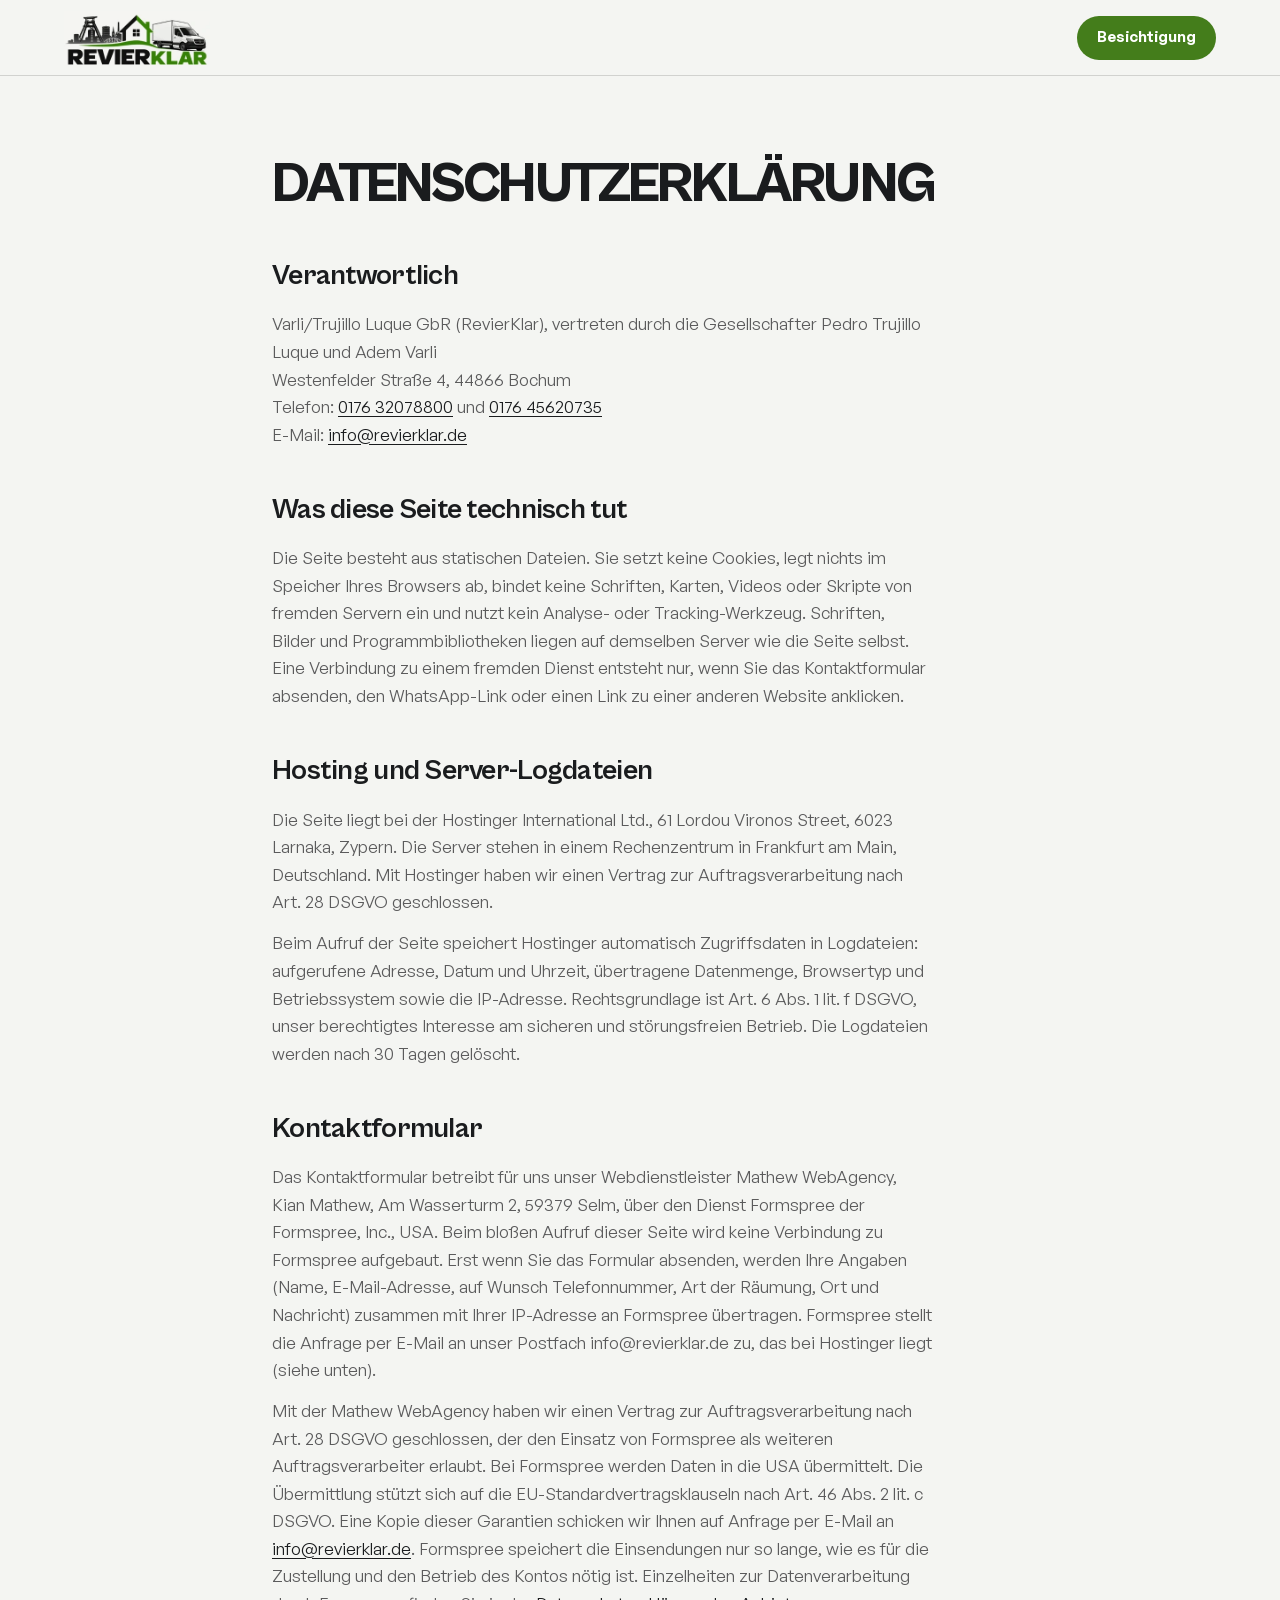
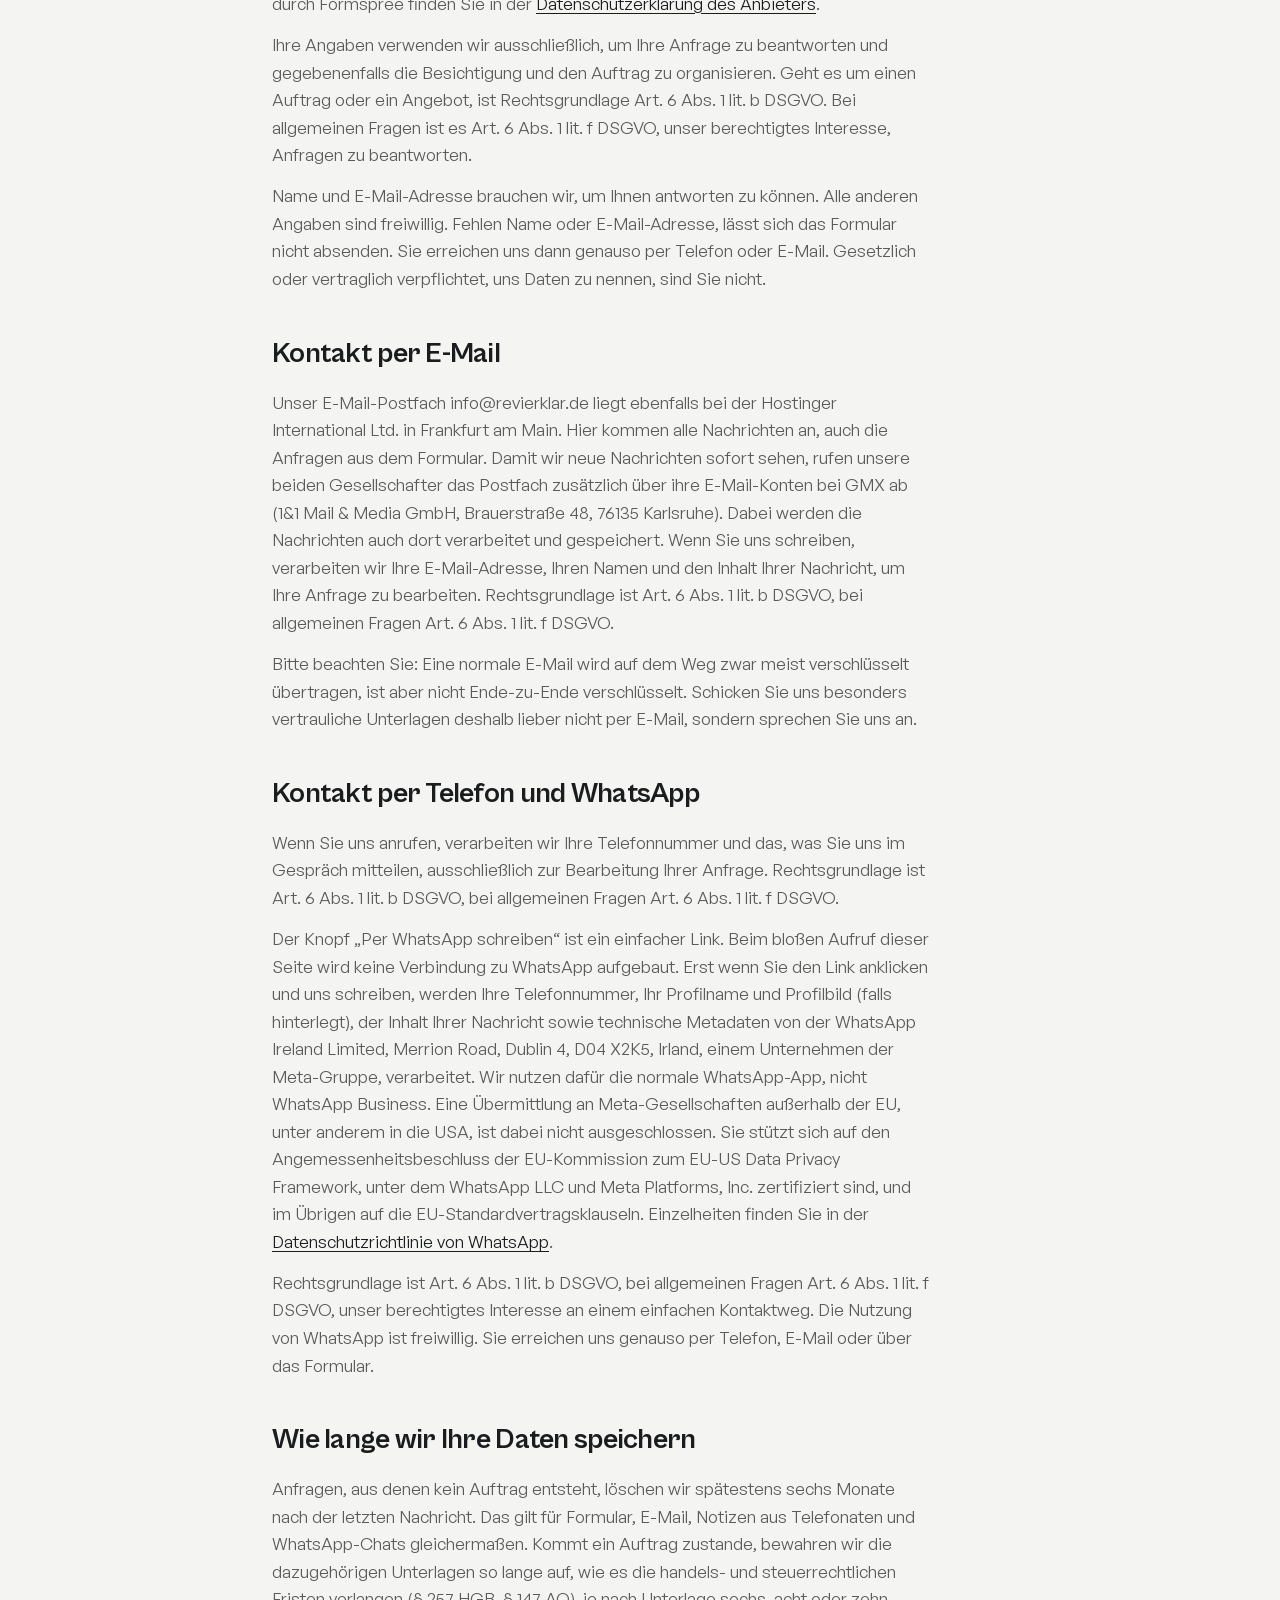
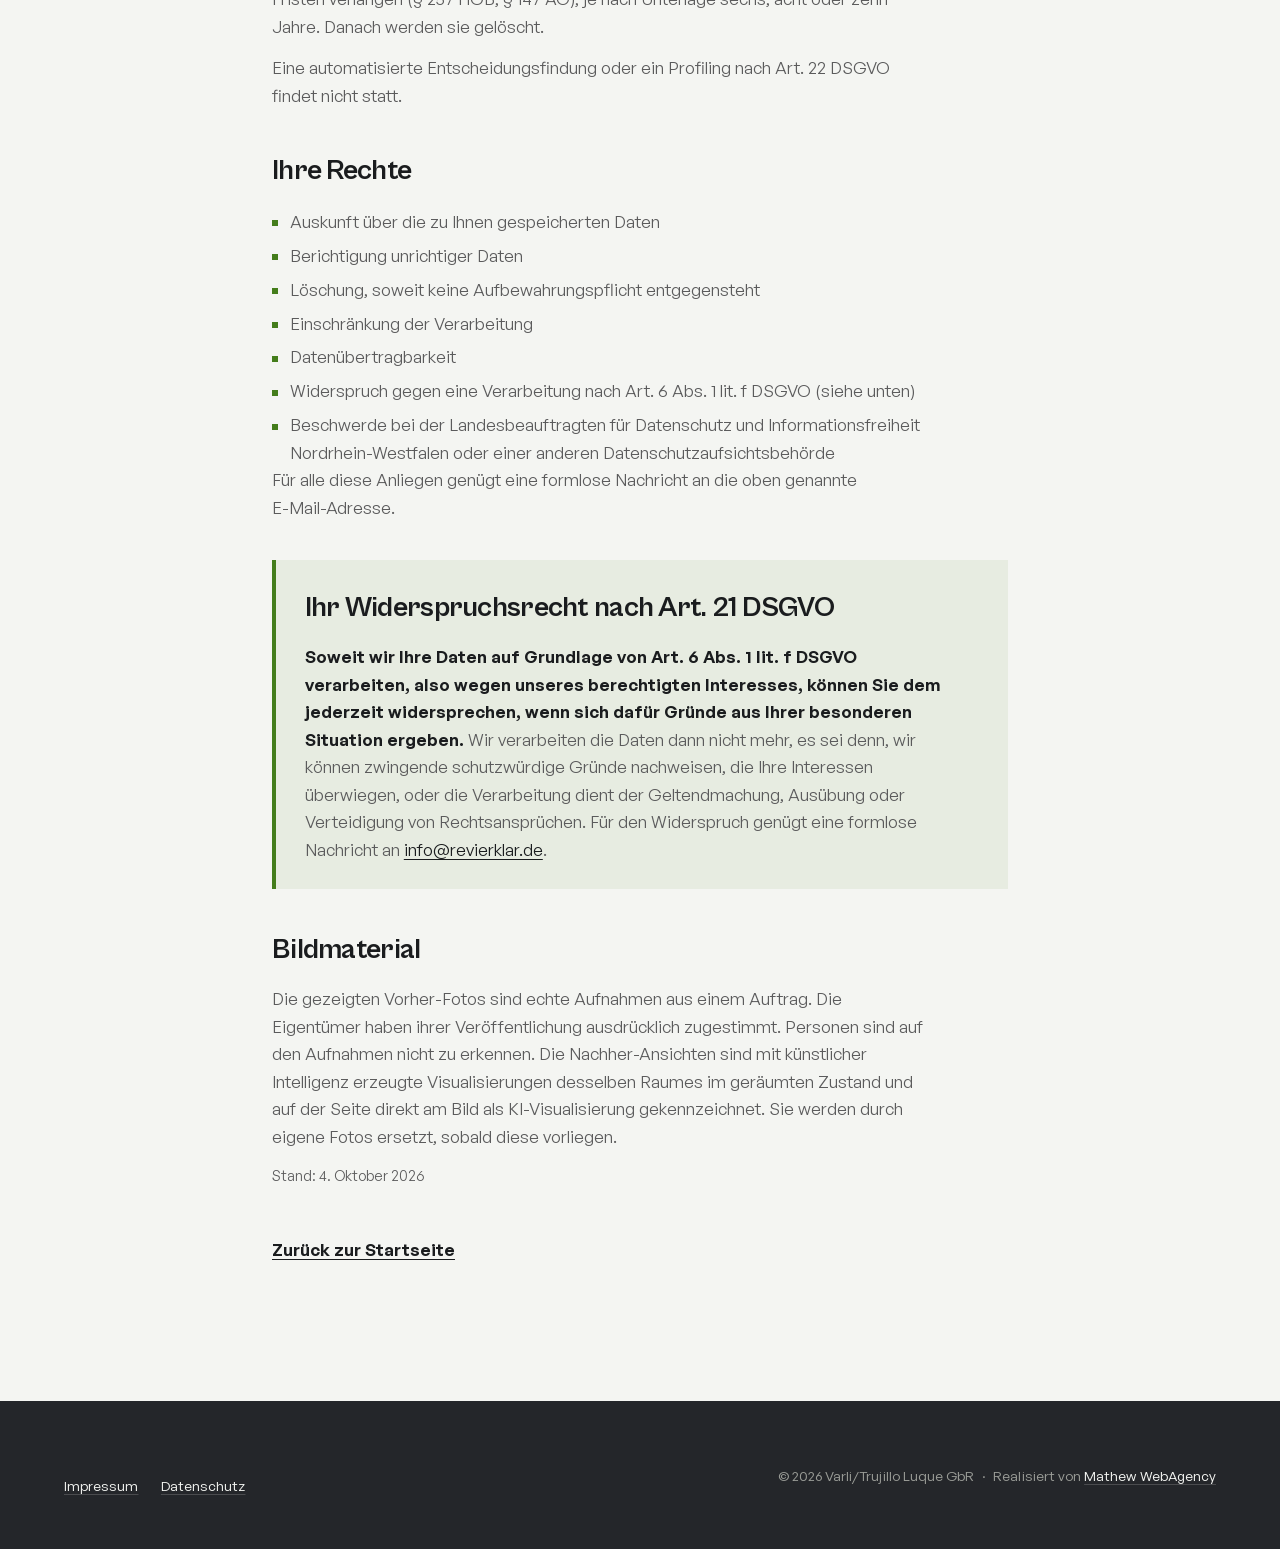
<file: datenschutz.html>
<!DOCTYPE html>
<html lang="de">
<head>
<meta charset="utf-8">
<meta name="viewport" content="width=device-width, initial-scale=1">
<title>Datenschutzerklärung | RevierKlar</title>
<meta name="description" content="Datenschutzerklärung von RevierKlar (Varli/Trujillo Luque GbR): welche Daten diese Website verarbeitet und welche Rechte Sie haben.">
<link rel="canonical" href="https://revierklar.de/datenschutz.html">
<meta name="robots" content="noindex, follow">
<link rel="icon" href="favicon.ico" sizes="48x48">
<link rel="icon" href="favicon-32.png" type="image/png" sizes="32x32">
<link rel="icon" href="icon-192.png" type="image/png" sizes="192x192">
<link rel="apple-touch-icon" href="apple-touch-icon.png">
<link rel="stylesheet" href="css/style.css?v=2026100424">
<script>document.documentElement.classList.add("js");</script>
</head>
<body>
<header class="head">
  <a class="head-brand" href="index.html">
    <img src="assets/img/logo-header.webp" srcset="assets/img/logo-header-330.webp 330w, assets/img/logo-header.webp 440w" sizes="(min-width: 48rem) 146px, 108px" alt="RevierKlar, Entrümpelung und Haushaltsauflösung" width="440" height="163">
  </a>
  <a class="head-cta" href="index.html#kontakt">Besichtigung</a>
</header>
<main class="legal"><div class="legal-in">
<h1>Datenschutzerklärung</h1>

<h2>Verantwortlich</h2>
<p><span class="nw">Varli/Trujillo</span> Luque GbR (RevierKlar), vertreten durch die Gesellschafter Pedro Trujillo Luque und Adem Varli<br>Westenfelder Straße 4, 44866 Bochum<br>Telefon: <a href="tel:+4917632078800">0176&nbsp;32078800</a> und <a href="tel:+4917645620735">0176&nbsp;45620735</a><br><span class="nw">E-Mail</span>: <a href="mailto:info@revierklar.de">info@revierklar.de</a></p>

<h2>Was diese Seite technisch tut</h2>
<p>Die Seite besteht aus statischen Dateien. Sie setzt keine Cookies, legt nichts im Speicher Ihres Browsers ab, bindet keine Schriften, Karten, Videos oder Skripte von fremden Servern ein und nutzt kein <span class="nw">Analyse- oder</span> <span class="nw">Tracking-Werkzeug</span>. Schriften, Bilder und Programmbibliotheken liegen auf demselben Server wie die Seite selbst. Eine Verbindung zu einem fremden Dienst entsteht nur, wenn Sie das Kontaktformular absenden, den <span class="nw">WhatsApp-Link</span> oder einen Link zu einer anderen Website anklicken.</p>

<h2>Hosting und <span class="nw">Server-Logdateien</span></h2>
<p>Die Seite liegt bei der Hostinger International Ltd., 61 Lordou Vironos Street, 6023 Larnaka, Zypern. Die Server stehen in einem Rechenzentrum in Frankfurt am Main, Deutschland. Mit Hostinger haben wir einen Vertrag zur Auftragsverarbeitung nach Art. 28 DSGVO geschlossen.</p>
<p>Beim Aufruf der Seite speichert Hostinger automatisch Zugriffsdaten in Logdateien: aufgerufene Adresse, Datum und Uhrzeit, übertragene Datenmenge, Browsertyp und Betriebssystem sowie die <span class="nw">IP-Adresse</span>. Rechtsgrundlage ist Art. 6 Abs. 1 lit. f DSGVO, unser berechtigtes Interesse am sicheren und störungsfreien Betrieb. Die Logdateien werden nach 30 Tagen gelöscht.</p>

<h2>Kontaktformular</h2>
<p>Das Kontaktformular betreibt für uns unser Webdienstleister Mathew WebAgency, Kian Mathew, Am Wasserturm 2, 59379 Selm, über den Dienst Formspree der Formspree, Inc., USA. Beim bloßen Aufruf dieser Seite wird keine Verbindung zu Formspree aufgebaut. Erst wenn Sie das Formular absenden, werden Ihre Angaben (Name, <span class="nw">E-Mail-Adresse</span>, auf Wunsch Telefonnummer, Art der Räumung, Ort und Nachricht) zusammen mit Ihrer <span class="nw">IP-Adresse</span> an Formspree übertragen. Formspree stellt die Anfrage per <span class="nw">E-Mail</span> an unser Postfach info@revierklar.de zu, das bei Hostinger liegt (siehe unten).</p>
<p>Mit der Mathew WebAgency haben wir einen Vertrag zur Auftragsverarbeitung nach Art. 28 DSGVO geschlossen, der den Einsatz von Formspree als weiteren Auftragsverarbeiter erlaubt. Bei Formspree werden Daten in die USA übermittelt. Die Übermittlung stützt sich auf die <span class="nw">EU-Standardvertragsklauseln</span> nach Art. 46 Abs. 2 lit. c DSGVO. Eine Kopie dieser Garantien schicken wir Ihnen auf Anfrage per <span class="nw">E-Mail</span> an <a href="mailto:info@revierklar.de">info@revierklar.de</a>. Formspree speichert die Einsendungen nur so lange, wie es für die Zustellung und den Betrieb des Kontos nötig ist. Einzelheiten zur Datenverarbeitung durch Formspree finden Sie in der <a href="https://formspree.io/legal/privacy-policy/" rel="noopener">Datenschutzerklärung des Anbieters</a>.</p>
<p>Ihre Angaben verwenden wir ausschließlich, um Ihre Anfrage zu beantworten und gegebenenfalls die Besichtigung und den Auftrag zu organisieren. Geht es um einen Auftrag oder ein Angebot, ist Rechtsgrundlage Art. 6 Abs. 1 lit. b DSGVO. Bei allgemeinen Fragen ist es Art. 6 Abs. 1 lit. f DSGVO, unser berechtigtes Interesse, Anfragen zu beantworten.</p>
<p>Name und <span class="nw">E-Mail-Adresse</span> brauchen wir, um Ihnen antworten zu können. Alle anderen Angaben sind freiwillig. Fehlen Name oder <span class="nw">E-Mail-Adresse</span>, lässt sich das Formular nicht absenden. Sie erreichen uns dann genauso per Telefon oder <span class="nw">E-Mail</span>. Gesetzlich oder vertraglich verpflichtet, uns Daten zu nennen, sind Sie nicht.</p>

<h2>Kontakt per <span class="nw">E-Mail</span></h2>
<p>Unser <span class="nw">E-Mail-Postfach</span> info@revierklar.de liegt ebenfalls bei der Hostinger International Ltd. in Frankfurt am Main. Hier kommen alle Nachrichten an, auch die Anfragen aus dem Formular. Damit wir neue Nachrichten sofort sehen, rufen unsere beiden Gesellschafter das Postfach zusätzlich über ihre <span class="nw">E-Mail-Konten</span> bei GMX ab (1&amp;1 Mail &amp; Media GmbH, Brauerstraße 48, 76135 Karlsruhe). Dabei werden die Nachrichten auch dort verarbeitet und gespeichert. Wenn Sie uns schreiben, verarbeiten wir Ihre <span class="nw">E-Mail-Adresse</span>, Ihren Namen und den Inhalt Ihrer Nachricht, um Ihre Anfrage zu bearbeiten. Rechtsgrundlage ist Art. 6 Abs. 1 lit. b DSGVO, bei allgemeinen Fragen Art. 6 Abs. 1 lit. f DSGVO.</p>
<p>Bitte beachten Sie: Eine normale <span class="nw">E-Mail</span> wird auf dem Weg zwar meist verschlüsselt übertragen, ist aber nicht <span class="nw">Ende-zu-Ende</span> verschlüsselt. Schicken Sie uns besonders vertrauliche Unterlagen deshalb lieber nicht per <span class="nw">E-Mail</span>, sondern sprechen Sie uns an.</p>

<h2>Kontakt per Telefon und WhatsApp</h2>
<p>Wenn Sie uns anrufen, verarbeiten wir Ihre Telefonnummer und das, was Sie uns im Gespräch mitteilen, ausschließlich zur Bearbeitung Ihrer Anfrage. Rechtsgrundlage ist Art. 6 Abs. 1 lit. b DSGVO, bei allgemeinen Fragen Art. 6 Abs. 1 lit. f DSGVO.</p>
<p>Der Knopf „Per WhatsApp schreiben“ ist ein einfacher Link. Beim bloßen Aufruf dieser Seite wird keine Verbindung zu WhatsApp aufgebaut. Erst wenn Sie den Link anklicken und uns schreiben, werden Ihre Telefonnummer, Ihr Profilname und Profilbild (falls hinterlegt), der Inhalt Ihrer Nachricht sowie technische Metadaten von der WhatsApp Ireland Limited, Merrion Road, Dublin 4, D04 X2K5, Irland, einem Unternehmen der <span class="nw">Meta-Gruppe</span>, verarbeitet. Wir nutzen dafür die normale <span class="nw">WhatsApp-App</span>, nicht WhatsApp Business. Eine Übermittlung an <span class="nw">Meta-Gesellschaften</span> außerhalb der EU, unter anderem in die USA, ist dabei nicht ausgeschlossen. Sie stützt sich auf den Angemessenheitsbeschluss der <span class="nw">EU-Kommission</span> zum <span class="nw">EU-US</span> Data Privacy Framework, unter dem WhatsApp LLC und Meta Platforms, Inc. zertifiziert sind, und im Übrigen auf die <span class="nw">EU-Standardvertragsklauseln</span>. Einzelheiten finden Sie in der <a href="https://www.whatsapp.com/legal/privacy-policy-eea" rel="noopener">Datenschutzrichtlinie von WhatsApp</a>.</p>
<p>Rechtsgrundlage ist Art. 6 Abs. 1 lit. b DSGVO, bei allgemeinen Fragen Art. 6 Abs. 1 lit. f DSGVO, unser berechtigtes Interesse an einem einfachen Kontaktweg. Die Nutzung von WhatsApp ist freiwillig. Sie erreichen uns genauso per Telefon, <span class="nw">E-Mail</span> oder über das Formular.</p>

<h2>Wie lange wir Ihre Daten speichern</h2>
<p>Anfragen, aus denen kein Auftrag entsteht, löschen wir spätestens sechs Monate nach der letzten Nachricht. Das gilt für Formular, <span class="nw">E-Mail</span>, Notizen aus Telefonaten und <span class="nw">WhatsApp-Chats</span> gleichermaßen. Kommt ein Auftrag zustande, bewahren wir die dazugehörigen Unterlagen so lange auf, wie es die <span class="nw">handels- und</span> steuerrechtlichen Fristen verlangen (§ 257 HGB, § 147 AO), je nach Unterlage sechs, acht oder zehn Jahre. Danach werden sie gelöscht.</p>
<p>Eine automatisierte Entscheidungsfindung oder ein Profiling nach Art. 22 DSGVO findet nicht statt.</p>

<h2>Ihre Rechte</h2>
<ul>
  <li>Auskunft über die zu Ihnen gespeicherten Daten</li>
  <li>Berichtigung unrichtiger Daten</li>
  <li>Löschung, soweit keine Aufbewahrungspflicht entgegensteht</li>
  <li>Einschränkung der Verarbeitung</li>
  <li>Datenübertragbarkeit</li>
  <li>Widerspruch gegen eine Verarbeitung nach Art. 6 Abs. 1 lit. f DSGVO (siehe unten)</li>
  <li>Beschwerde bei der Landesbeauftragten für Datenschutz und Informationsfreiheit <span class="nw">Nordrhein-Westfalen</span> oder einer anderen Datenschutzaufsichtsbehörde</li>
</ul>
<p>Für alle diese Anliegen genügt eine formlose Nachricht an die oben genannte <span class="nw">E-Mail-Adresse</span>.</p>

<div class="legal-box">
<h2>Ihr Widerspruchsrecht nach Art. 21 DSGVO</h2>
<p><strong>Soweit wir Ihre Daten auf Grundlage von Art. 6 Abs. 1 lit. f DSGVO verarbeiten, also wegen unseres berechtigten Interesses, können Sie dem jederzeit widersprechen, wenn sich dafür Gründe aus Ihrer besonderen Situation ergeben.</strong> Wir verarbeiten die Daten dann nicht mehr, es sei denn, wir können zwingende schutzwürdige Gründe nachweisen, die Ihre Interessen überwiegen, oder die Verarbeitung dient der Geltendmachung, Ausübung oder Verteidigung von Rechtsansprüchen. Für den Widerspruch genügt eine formlose Nachricht an <a href="mailto:info@revierklar.de">info@revierklar.de</a>.</p>
</div>

<h2>Bildmaterial</h2>
<p>Die gezeigten <span class="nw">Vorher-Fotos</span> sind echte Aufnahmen aus einem Auftrag. Die Eigentümer haben ihrer Veröffentlichung ausdrücklich zugestimmt. Personen sind auf den Aufnahmen nicht zu erkennen. Die <span class="nw">Nachher-Ansichten</span> sind mit künstlicher Intelligenz erzeugte Visualisierungen desselben Raumes im geräumten Zustand und auf der Seite direkt am Bild als <span class="nw">KI-Visualisierung</span> gekennzeichnet. Sie werden durch eigene Fotos ersetzt, sobald diese vorliegen.</p>

<p class="legal-stand">Stand: 4. Oktober 2026</p>
  <a class="legal-back" href="index.html">Zurück zur Startseite</a>
</div></main>
<footer class="foot">
  <div class="foot-unten">
    <p class="foot-recht foot-rechtl"><a href="impressum.html">Impressum</a><a href="datenschutz.html">Datenschutz</a></p>
    <p class="foot-recht">&copy; <span data-jahr>2026</span> <span class="nw">Varli/Trujillo</span> Luque GbR<span class="foot-trenner" aria-hidden="true">·</span><span class="foot-agentur">Realisiert von <a href="https://mathew-webagency.de/" rel="noopener">Mathew WebAgency</a></span></p>
  </div>
</footer>
<script>document.querySelectorAll("[data-jahr]").forEach(function (e) { e.textContent = new Date().getFullYear(); });</script>
</body>
</html>
</file>
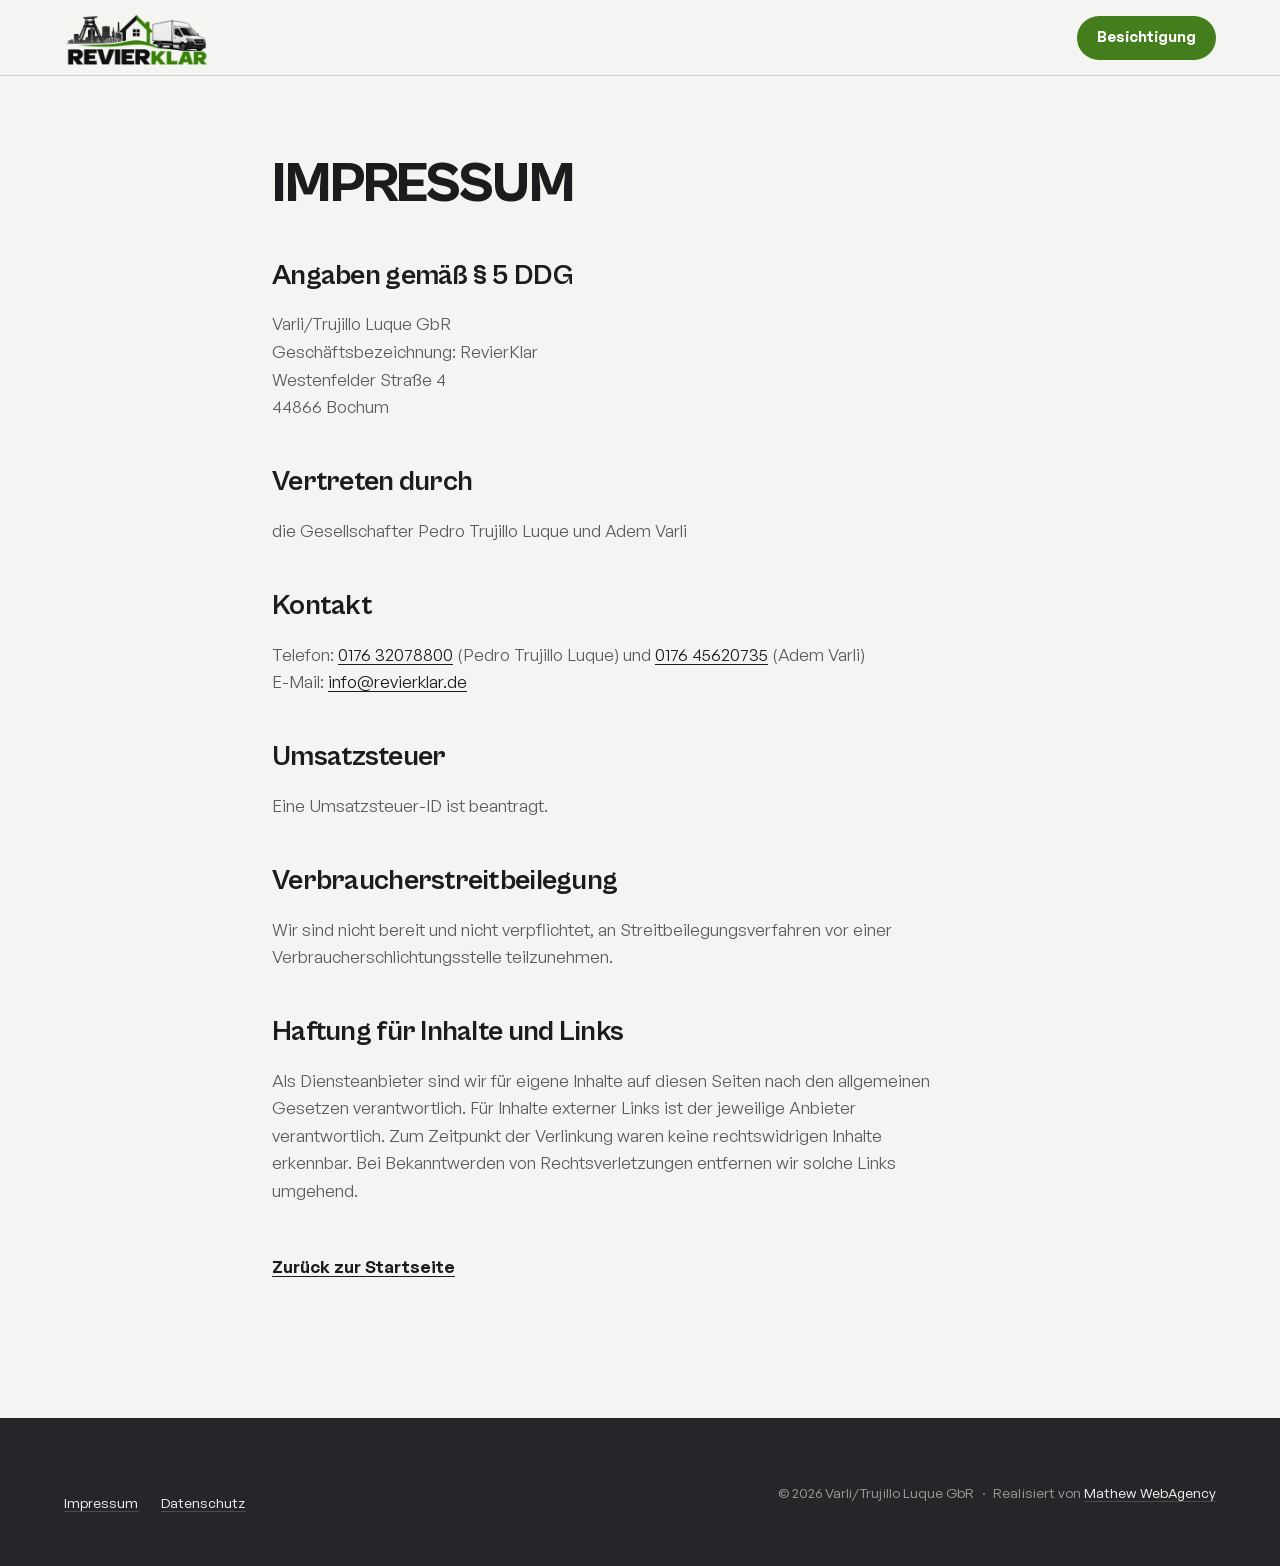
<file: impressum.html>
<!DOCTYPE html>
<html lang="de">
<head>
<meta charset="utf-8">
<meta name="viewport" content="width=device-width, initial-scale=1">
<title>Impressum | RevierKlar</title>
<meta name="description" content="Impressum von RevierKlar (Varli/Trujillo Luque GbR), Entrümpelung und Haushaltsauflösung in Bochum.">
<link rel="canonical" href="https://revierklar.de/impressum.html">
<meta name="robots" content="noindex, follow">
<link rel="icon" href="favicon.ico" sizes="48x48">
<link rel="icon" href="favicon-32.png" type="image/png" sizes="32x32">
<link rel="icon" href="icon-192.png" type="image/png" sizes="192x192">
<link rel="apple-touch-icon" href="apple-touch-icon.png">
<link rel="stylesheet" href="css/style.css?v=2026100424">
<script>document.documentElement.classList.add("js");</script>
</head>
<body>
<header class="head">
  <a class="head-brand" href="index.html">
    <img src="assets/img/logo-header.webp" srcset="assets/img/logo-header-330.webp 330w, assets/img/logo-header.webp 440w" sizes="(min-width: 48rem) 146px, 108px" alt="RevierKlar, Entrümpelung und Haushaltsauflösung" width="440" height="163">
  </a>
  <a class="head-cta" href="index.html#kontakt">Besichtigung</a>
</header>
<main class="legal"><div class="legal-in">
<h1>Impressum</h1>

<h2>Angaben gemäß § 5 DDG</h2>
<p><span class="nw">Varli/Trujillo</span> Luque GbR<br>Geschäftsbezeichnung: RevierKlar<br>Westenfelder Straße 4<br>44866 Bochum</p>

<h2>Vertreten durch</h2>
<p>die Gesellschafter Pedro Trujillo Luque und Adem Varli</p>

<h2>Kontakt</h2>
<p>Telefon: <a href="tel:+4917632078800">0176&nbsp;32078800</a> (Pedro Trujillo Luque) und <a href="tel:+4917645620735">0176&nbsp;45620735</a> (Adem Varli)<br><span class="nw">E-Mail</span>: <a href="mailto:info@revierklar.de">info@revierklar.de</a></p>

<h2>Umsatzsteuer</h2>
<p>Eine <span class="nw">Umsatzsteuer-ID</span> ist beantragt.</p>

<!-- TODO: Nach Erteilung den Satz oben ersetzen durch:
<h2>Umsatzsteuer</h2>
<p><span class="nw">Umsatzsteuer-Identifikationsnummer</span> nach § 27a Umsatzsteuergesetz: DE ________</p>
     bzw. <p>Wirtschafts-Identifikationsnummer nach § 139c AO: DE ________</p> -->
<!-- TODO: Nach Eintragung ins Gesellschaftsregister Namen auf "Varli/Trujillo Luque eGbR" aendern und ergaenzen:
<h2>Registereintrag</h2><p>Gesellschaftsregister, Amtsgericht ________, GsR ________</p> -->
<!-- TODO: Offen (Klaerung mit den Gesellschaftern): Transportieren/entsorgen wir Abfall selbst (Anzeige nach § 53 KrWG) oder besteht eine Kammerzugehoerigkeit (IHK/HWK)? Falls ja, Abschnitt "Aufsichtsbehoerde / Berufsrechtliche Angaben" ergaenzen. -->

<h2>Verbraucherstreitbeilegung</h2>
<p>Wir sind nicht bereit und nicht verpflichtet, an Streitbeilegungsverfahren vor einer Verbraucherschlichtungsstelle teilzunehmen.</p>

<h2>Haftung für Inhalte und Links</h2>
<p>Als Diensteanbieter sind wir für eigene Inhalte auf diesen Seiten nach den allgemeinen Gesetzen verantwortlich. Für Inhalte externer Links ist der jeweilige Anbieter verantwortlich. Zum Zeitpunkt der Verlinkung waren keine rechtswidrigen Inhalte erkennbar. Bei Bekanntwerden von Rechtsverletzungen entfernen wir solche Links umgehend.</p>
  <a class="legal-back" href="index.html">Zurück zur Startseite</a>
</div></main>
<footer class="foot">
  <div class="foot-unten">
    <p class="foot-recht foot-rechtl"><a href="impressum.html">Impressum</a><a href="datenschutz.html">Datenschutz</a></p>
    <p class="foot-recht">&copy; <span data-jahr>2026</span> <span class="nw">Varli/Trujillo</span> Luque GbR<span class="foot-trenner" aria-hidden="true">·</span><span class="foot-agentur">Realisiert von <a href="https://mathew-webagency.de/" rel="noopener">Mathew WebAgency</a></span></p>
  </div>
</footer>
<script>document.querySelectorAll("[data-jahr]").forEach(function (e) { e.textContent = new Date().getFullYear(); });</script>
</body>
</html>
</file>
<file: css/style.css>
/* ============================================================
   REVIERKLAR — Entrümpelung & Haushaltsauflösung, Bochum
   Farben aus der Logodatei gemessen, nicht geschätzt:
   Grün #447D1B · Kohle #1A1C1E · Skyline-Grau #5B5B5C
   Typo: Cabinet Grotesk (Display) und General Sans (Text). Keine Monospace:
   Hier gibt es keinen Code und keine Messwerte, die sie rechtfertigen wuerde.
   ============================================================ */

@font-face {
  font-family: "Cabinet Grotesk";
  src: url("../assets/fonts/CabinetGrotesk-Variable.woff2") format("woff2-variations");
  font-weight: 100 800; font-style: normal; font-display: swap;
}
@font-face {
  font-family: "General Sans";
  src: url("../assets/fonts/GeneralSans-Variable.woff2") format("woff2-variations");
  font-weight: 200 700; font-style: normal; font-display: swap;
}


/* Metrisch angepasste Ersatzschriften: Solange Cabinet und General Sans
   laden, steht der Text in Arial, skaliert auf dieselbe Laufweite und Hoehe.
   Beim Wechsel springt dadurch nichts (vorher CLS 0,099 im Hero).
   Faktoren im Browser an echten Texten gemessen. */
@font-face {
  font-family: "Cabinet Fallback";
  src: local("Arial Bold"), local("Arial-BoldMT"), local("Arimo Bold"), local("Liberation Sans Bold"), local("Helvetica Neue Bold");
  font-weight: 100 900; size-adjust: 89.7%; ascent-override: 97.0%; descent-override: 31.2%; line-gap-override: 10.0%;
}
@font-face {
  font-family: "General Sans Fallback";
  src: local("Arial"), local("ArialMT"), local("Arimo"), local("Liberation Sans"), local("Helvetica Neue");
  font-weight: 100 599; size-adjust: 99.8%; ascent-override: 101.2%; descent-override: 24.0%; line-gap-override: 10.0%;
}
@font-face {
  font-family: "General Sans Fallback";
  src: local("Arial Bold"), local("Arial-BoldMT"), local("Arimo Bold"), local("Liberation Sans Bold"), local("Helvetica Neue Bold");
  font-weight: 600 900; size-adjust: 98.3%; ascent-override: 102.7%; descent-override: 24.4%; line-gap-override: 10.2%;
}

:root {
  --klar:        #F4F5F2;
  --klar-tief:   #E4E6E1;
  --kohle:       #1A1C1E;
  --kohle-2:     #24262A;
  --revier:      #447D1B;
  --revier-hell: #6FB53C;
  --revier-tief: #37650F;
  --beton:       #5B5B5C;
  --beton-hell:  #9A9C97;

  --linie:      rgba(26, 28, 30, 0.16);
  --linie-hell: rgba(244, 245, 242, 0.18);

  --f-display: "Cabinet Grotesk", "Cabinet Fallback", "Helvetica Neue", Arial, sans-serif;
  --f-text:    "General Sans", "General Sans Fallback", "Helvetica Neue", Arial, sans-serif;

  --t-body:  1.0625rem;
  --t-lead:  clamp(1.1rem, 1.7vw, 1.3rem);
  --t-h3:    clamp(1.35rem, 2.3vw, 1.8rem);
  --t-h2:    clamp(1.95rem, 4.8vw, 3.5rem);
  /* Auch an der Hoehe begrenzt: auf breiten, flachen Bildschirmen sonst zu gross */
  --t-hero:  clamp(2.5rem, min(8.5vw, 13vh), 6.5rem);

  --pad-y:  clamp(4.5rem, 10vw, 8.5rem);
  --gutter: clamp(1.5rem, 5vw, 4.5rem);
  --maxw:   1280px;
  --head-h: 76px;

  /* Formen: Knoepfe sind Pillen, Eingabefelder weich gerundet, Bilder und
     Flaechen bleiben eckig. Eine Regel, ueberall gleich. */
  --r-knopf: 999px;
  --r-feld:  12px;

  --ease-out: cubic-bezier(0.23, 1, 0.32, 1);
  --ease-io:  cubic-bezier(0.77, 0, 0.175, 1);
}

*, *::before, *::after { box-sizing: border-box; margin: 0; padding: 0; }

html { scroll-padding-top: calc(var(--head-h) + 20px); -webkit-text-size-adjust: 100%; }

body {
  background: var(--klar);
  color: var(--kohle);
  font-family: var(--f-text);
  font-weight: 400;
  font-size: var(--t-body);
  line-height: 1.62;
  /* Keine Silbentrennung, nirgends: Woerter bleiben ganz. */
  hyphens: manual;
  -webkit-font-smoothing: antialiased;
  overflow-x: clip;
}

img { display: block; max-width: 100%; height: auto; }
a { color: inherit; text-decoration: none; }
ul, ol { list-style: none; }
button { font: inherit; color: inherit; background: none; border: 0; cursor: pointer; }
input, select, textarea { font: inherit; color: inherit; }

::selection { background: var(--revier); color: #fff; }
:focus-visible { outline: 3px solid var(--revier); outline-offset: 3px; }

.skip { position: absolute; top: -200px; left: 1rem; z-index: 300; background: var(--kohle); color: var(--klar); padding: 0.8em 1.3em; border-radius: var(--r-knopf); font-weight: 600; }
.skip:focus { top: 1rem; }
.sr-only { position: absolute; width: 1px; height: 1px; overflow: hidden; clip-path: inset(50%); white-space: nowrap; }

/* ---------- Bausteine ---------- */


.sec { padding: var(--pad-y) var(--gutter); }
.sec-head { max-width: var(--maxw); margin: 0 auto clamp(2.5rem, 5vw, 4.5rem); }

.sec-title {
  hyphens: none; overflow-wrap: break-word;
  font-family: var(--f-display); font-weight: 800;
  font-size: var(--t-h2); line-height: 1.02;
  letter-spacing: -0.035em; text-transform: uppercase;
  max-width: 18ch; text-wrap: balance;
}
.sec-title .gruen { color: var(--revier); }
.sec--dark .sec-title, .sec--kontakt .sec-title { color: var(--klar); }
.sec--dark .sec-title .gruen, .sec--kontakt .sec-title .gruen { color: var(--revier-hell); }

.sec-lead { margin-top: 1.5rem; font-size: var(--t-lead); line-height: 1.55; max-width: 56ch; color: var(--beton); }
.sec--dark .sec-lead { color: var(--beton-hell); }
.sec--dark { background: var(--kohle); color: var(--klar); }
.sec--dark p, .sec--kontakt p, .foot p {
  font-weight: 430; letter-spacing: 0.004em; line-height: 1.68;
}

.btn {
  display: inline-flex; align-items: center; justify-content: center; gap: 0.6em;
  min-height: 52px; padding: 0.95em 1.8em;
  font-weight: 600; font-size: 1rem; line-height: 1;
  border: 2px solid transparent; border-radius: var(--r-knopf);
  transition: background-color 180ms var(--ease-out), color 180ms var(--ease-out),
              border-color 180ms var(--ease-out), transform 150ms var(--ease-out);
}
.btn:active { transform: scale(0.97); }
.btn svg { width: 1.15em; height: 1.15em; flex: none; }
.btn--solid { background: var(--revier); color: #fff; }
.btn--solid:hover { background: #386814; }
.btn--line { border-color: var(--linie-hell); color: var(--klar); }
.btn--line:hover { border-color: var(--klar); }
.btn--wide { width: 100%; }
.btn--tel { white-space: nowrap; font-variant-numeric: tabular-nums; }
.tel-txt { display: flex; align-items: baseline; gap: 0.55em; }
.tel-name { font-weight: 500; font-size: 0.86em; color: rgba(244,245,242,0.78); }

/* ---------- Header ---------- */

/* Der Header steht dauerhaft auf hellem Grund. Das Logo ist auf Weiss
   gezeichnet und braucht ihn, sonst muesste es eine zweite Fassung geben. */
.head {
  position: fixed; inset: 0 0 auto 0; z-index: 100;
  height: var(--head-h);
  display: flex; align-items: center; gap: clamp(1rem, 4vw, 3rem);
  padding: 0 var(--gutter);
  background: var(--klar); color: var(--kohle);
  border-bottom: 1px solid var(--linie);
  transition: opacity 260ms var(--ease-out);
}
/* Auf der Startseite gehoert der Hero dem grossen Logo. Der Header blendet
   erst ein, wenn die Kante durch ist und das Logo an seiner Stelle gelandet
   ist. Ohne JavaScript bleibt er stehen, per Tastatur erscheint er sofort. */
.js .head[data-over-hero]:not(.is-shown):not(:focus-within) { opacity: 0; pointer-events: none; }


.head-nav { display: flex; gap: clamp(0.9rem, 2.2vw, 2rem); }
.head-nav a { position: relative; font-size: 0.95rem; font-weight: 500; padding: 0.7em 0; white-space: nowrap; hyphens: none; }
.head-brand { display: flex; align-items: center; margin-right: auto; flex: none; min-height: 44px; }
.head-brand img {
  width: auto; height: clamp(40px, 5.6vw, 54px);
  /* Das Logo ist fest auf die Headerfarbe gerechnet, kein mix-blend-mode mehr:
     Die Mischung wurde waehrend des Einfahrens neu berechnet und flackerte. */
}
.head-nav a::after {
  content: ""; position: absolute; inset: auto 0 0.4em 0; height: 2px;
  background: var(--revier); transform: scaleX(0); transform-origin: left;
  transition: transform 200ms var(--ease-out);
}

.head-cta { display: inline-flex; align-items: center; gap: 0.55em; flex: none;
  min-height: 44px; padding: 0.55rem 1.25rem; border-radius: var(--r-knopf);
  font-size: 0.95rem; font-weight: 600;
  background: var(--revier); color: #fff;
  transition: background-color 180ms var(--ease-out), transform 150ms var(--ease-out); }
.head-cta:active { transform: scale(0.97); }
.head-cta:hover { background: #386814; }

/* ---------- Hero ---------- */

.hero { position: relative; }
.hero-stage {
  position: relative; height: 100svh; min-height: 600px;
  overflow: hidden; background: var(--kohle);
  display: flex; flex-direction: column; justify-content: flex-end;
}
.hero-media { position: absolute; inset: 0; }
.hero-img { position: absolute; inset: 0; width: 100%; height: 100%; object-fit: cover; object-position: 50% 42%; }
/* Die Kante ohne clip-path: Der Rahmen faehrt von links herein, das Bild darin
   faehrt genau gegenlaeufig. Sichtbar bleibt es an seinem Platz, und der
   Browser muss pro Frame nur zwei Ebenen verschieben statt das ganze Foto neu
   zu zeichnen. clip-path hat am Desktop mit hoher Pixeldichte geruckelt. */
.hero-b { position: absolute; inset: 0; overflow: hidden; transform: translate3d(-100%, 0, 0); will-change: transform; }
.hero-img--b { transform: translate3d(100%, 0, 0); will-change: transform; }
.hero-seam {
  position: absolute; top: 0; bottom: 0; left: 0; width: 5px; margin-left: -2px;
  background: var(--revier-hell); opacity: 0;
  will-change: transform;
}
.hero-scrim {
  position: absolute; inset: 0; pointer-events: none;
  background:
    linear-gradient(to top, rgba(16,18,17,0.86) 0%, rgba(16,18,17,0.52) 26%, rgba(16,18,17,0) 52%),
    linear-gradient(to right, rgba(16,18,17,0.5) 0%, rgba(16,18,17,0.14) 36%, transparent 60%);
}

/* Pflichthinweise (KI-VO Art. 50) direkt am Bild. Im Hero liegen sie in
   zwei eigenen Ebenen ueber dem Verlauf, die mit der Kante fahren:
   "Echtes Foto" ist nur zu sehen, wo das Vorher-Foto steht,
   "KI-Visualisierung" nur, wo das Nachher-Bild steht. Beide sitzen klein
   unter der rechten Telefonnummer (Lage per JS gemessen, placeKi). */
.hero-ki { position: absolute; inset: 0; z-index: 3; overflow: hidden; pointer-events: none; transform: translate3d(-100%, 0, 0); will-change: transform; }
.hero-ki-in { position: absolute; inset: 0; transform: translate3d(100%, 0, 0); will-change: transform; }
.hero-echt { position: absolute; inset: 0; z-index: 3; overflow: hidden; pointer-events: none; will-change: transform; }
.hero-echt-in { position: absolute; inset: 0; will-change: transform; }
.hero-tag {
  position: absolute; right: var(--gutter); bottom: clamp(0.75rem, 2.2vh, 1.5rem); margin: 0;
  font-size: clamp(0.72rem, 0.55rem + 0.36vw, 0.92rem); font-weight: 500; line-height: 1.2; letter-spacing: 0.01em;
  color: rgba(244,245,242,0.85); text-shadow: 0 1px 4px rgba(16,18,17,0.75);
  white-space: nowrap; pointer-events: none;
}
/* Im Regler als kleine Plakette in den unteren Ecken, der Griff sitzt mittig */
.ki-tag {
  position: absolute; right: 0.75rem; bottom: 0.75rem; margin: 0;
  padding: 0.3em 0.75em; border-radius: 999px;
  background: rgba(16,18,17,0.62); color: rgba(244,245,242,0.92);
  font-size: clamp(0.75rem, 0.62rem + 0.3vw, 0.9rem); font-weight: 500; line-height: 1.3; letter-spacing: 0.01em;
  white-space: nowrap; pointer-events: none;
}
.ki-tag--vorher { left: 0.75rem; right: auto; }
.ba-top-in { position: absolute; inset: 0; pointer-events: none; transform: translate3d(50%, 0, 0); will-change: transform; }
/* Grosses Logo auf einer Tafel in Headerfarbe. Die Tafel ist die spaetere
   Headerleiste im Kleinen, deshalb dieselbe Farbe und eckig wie der Header. */
.hero-top {
  position: absolute; z-index: 3; top: 0; left: 0; right: 0;
  max-width: var(--maxw); margin: 0 auto;
  padding: clamp(1.25rem, 3.2vh, 2.25rem) var(--gutter) 0;
  pointer-events: none;
}
.hero-logo {
  position: relative; width: min(100%, clamp(18rem, 36vw, 34rem), 60vh);
  padding: clamp(0.8rem, 1.6vw, 1.4rem) clamp(0.9rem, 2vw, 1.75rem);
  transform-origin: 0 0; will-change: transform;
}
/* Zum Start steht das Logo frei auf dem Foto. Der helle Grund kommt erst
   beim Andocken dazu und wird so zur Headerleiste im Kleinen. */
.hero-logo-bg { position: absolute; inset: 0; background: var(--klar); opacity: 0; }
.hero-logo-img { position: relative; width: 100%; height: auto; }

.hero-copy {
  position: relative; z-index: 2; width: 100%;
  padding: 0 var(--gutter) clamp(1.8rem, 4vh, 3rem);
  max-width: var(--maxw); margin: 0 auto; color: var(--klar);
}
.hero-title {
  text-shadow: 0 2px 28px rgba(16,18,17,0.35);
  font-family: var(--f-display); font-weight: 800;
  font-size: var(--t-hero); line-height: 0.95;
  letter-spacing: -0.042em; text-transform: uppercase;
  hyphens: none; overflow-wrap: break-word; max-width: 14ch;
}
.hero-title .gruen { color: var(--revier-hell); }
/* h1 ist der Suchwort-Satz, sieht aber aus wie der Anfang der Unterzeile */
.hero-sub .hero-h1, .hero-sub p { display: inline; font: inherit; }
.hero-sub .hero-h1 { font-weight: 600; }
.hero-sub { hyphens: manual; text-wrap: pretty; margin-top: 1.3rem; max-width: 46ch; font-size: clamp(1rem, 1.6vw, 1.2rem); line-height: 1.55; color: var(--klar); text-shadow: 0 1px 14px rgba(16,18,17,0.55); }

.hero-foot { margin-top: clamp(1.5rem, 3.5vh, 2.6rem); display: flex; flex-wrap: wrap; align-items: flex-end; gap: clamp(1.2rem, 4vw, 3rem); }
.hero-cta { display: flex; flex-wrap: wrap; gap: 0.7rem; margin-left: auto; }

/* ---------- Leistungen ---------- */

.leist { max-width: var(--maxw); margin: 0 auto; border-top: 2px solid var(--kohle); }
.leist li {
  position: relative; overflow: hidden;
  display: grid; align-items: baseline; gap: 0.4rem 1.6rem;
  grid-template-columns: minmax(0, 1.1fr) minmax(0, 1fr);
  padding: 1.6rem 0; border-bottom: 1px solid var(--linie);
}
.leist li::after { content: ""; position: absolute; inset: auto 0 -1px 0; height: 3px; background: var(--revier); transform: scaleX(0); transform-origin: left; transition: transform 280ms var(--ease-out); }
.leist-name { font-family: var(--f-display); font-weight: 800; font-size: clamp(1.3rem, 2.6vw, 2rem); line-height: 1.06; letter-spacing: -0.03em; text-transform: uppercase; transition: color 200ms var(--ease-out); }
.leist-note { color: var(--beton); font-size: 0.96rem; }

/* ---------- Vorher / Nachher ---------- */

.ba-wrap { max-width: var(--maxw); margin: 0 auto; }
.ba-frame { position: relative; overflow: hidden; aspect-ratio: 3 / 4; background: var(--kohle-2); max-width: 720px; margin: 0 auto;
  /* Senkrecht scrollt die Seite weiter, waagerecht gehoert die Geste dem Regler */
  touch-action: pan-y; cursor: ew-resize; user-select: none; -webkit-user-select: none; -webkit-tap-highlight-color: transparent; }
.ba-img { -webkit-user-drag: none; pointer-events: none; }
.ba-img { position: absolute; inset: 0; width: 100%; height: 100%; object-fit: cover; }
/* Wie im Hero: Rahmen und Bild laufen gegeneinander, nur transform */
.ba-top { position: absolute; inset: 0; overflow: hidden; transform: translate3d(-50%, 0, 0); will-change: transform; }
.ba-img--top { transform: translate3d(50%, 0, 0); will-change: transform; }
.ba-seam { position: absolute; inset: 0; pointer-events: none; transform: translate3d(-50%, 0, 0); will-change: transform; }
.ba-seam::before { content: ""; position: absolute; top: 0; bottom: 0; right: -1.5px; width: 3px; background: var(--revier-hell); }
.ba-grip { position: absolute; top: 50%; right: -26px; margin-top: -26px; width: 52px; height: 52px; border-radius: 50%; background: var(--revier); display: grid; place-items: center; transition: background-color 180ms var(--ease-out), transform 150ms var(--ease-out); }
.ba-frame.is-dragging .ba-grip { transform: scale(0.94); }
.ba-grip::before, .ba-grip::after { content: ""; position: absolute; top: 50%; left: 50%; width: 8px; height: 8px; margin: -4px 0 0 -4px; border-top: 2px solid #fff; border-right: 2px solid #fff; }
.ba-grip::before { transform: translateX(-8px) rotate(-135deg); }
.ba-grip::after  { transform: translateX(8px) rotate(45deg); }
.ba-frame:hover .ba-grip { background: #386814; }
/* Der native Regler bleibt fuer Tastatur und Screenreader, Finger und Maus
   laufen ueber die Pointer-Logik in main.js */
.ba-range { position: absolute; inset: 0; width: 100%; height: 100%; margin: 0; opacity: 0; pointer-events: none; -webkit-appearance: none; appearance: none; background: none; }
.ba-range::-webkit-slider-thumb { -webkit-appearance: none; width: 54px; height: 100%; }
.ba-range::-moz-range-thumb { width: 54px; height: 100%; border: 0; opacity: 0; }
.ba-frame:has(.ba-range:focus-visible) .ba-grip { outline: 3px solid var(--revier-hell); outline-offset: 4px; }
.ba-ends { max-width: 720px; margin: 0.9rem auto 0; display: flex; justify-content: space-between; font-weight: 600; color: var(--klar); }
.ba-ends span:last-child { color: var(--revier-hell); }

/* ---------- Ablauf ---------- */

.abl { position: relative; max-width: var(--maxw); margin: 0 auto; padding-left: clamp(1.8rem, 4vw, 3.4rem); }
/* Eine feste Schiene, in der ein gruener Balken nach unten wandert.
   Der Balken bewegt sich rein per transform, das kostet kein Layout. */
.abl-rail {
  position: absolute; left: 0; top: 0.7rem;
  width: 4px; height: calc(100% - 1.4rem);
  background: var(--linie); overflow: hidden;
}
.abl-bar {
  position: absolute; left: 0; top: 0; width: 4px; height: 22%;
  background: var(--revier); will-change: transform;
}
.abl-list { display: grid; gap: clamp(2.5rem, 5vw, 4.5rem); }
.abl-step { position: relative; }
.abl-step::before {
  content: ""; position: absolute;
  left: calc(-1 * clamp(1.8rem, 4vw, 3.4rem) - 7px); top: 0.3em;
  width: 18px; height: 18px;
  background: var(--klar); border: 3px solid var(--beton-hell);
  transition: border-color 220ms var(--ease-out), background-color 220ms var(--ease-out);
}
.abl-step.is-on::before { border-color: var(--revier); background: var(--revier); }
.abl-h { font-family: var(--f-display); font-weight: 800; font-size: clamp(1.5rem, 3vw, 2.2rem); line-height: 1.06; letter-spacing: -0.03em; text-transform: uppercase; margin-bottom: 0.7rem; }
.abl-step p { color: var(--beton); max-width: 52ch; }

/* ---------- Festpreis ---------- */

.sec--preis { background: var(--klar-tief); }
.pr-facts { max-width: var(--maxw); margin: 0 auto; display: grid; gap: clamp(2rem, 4vw, 3.5rem); grid-template-columns: 1fr; }
.pr-fact h3 { font-family: var(--f-display); font-weight: 800; font-size: var(--t-h3); line-height: 1.1; letter-spacing: -0.028em; text-transform: uppercase; margin-bottom: 0.7rem; }
.pr-fact { padding-top: 1.4rem; border-top: 2px solid var(--kohle); }
.pr-fact p { color: var(--beton); max-width: 42ch; }

/* ---------- Gebiet ---------- */

.gebiet-list { max-width: var(--maxw); margin: 0 auto; display: flex; flex-wrap: wrap; gap: 0.2em 0.9em;
  font-family: var(--f-display); font-weight: 700; font-size: clamp(1.5rem, 3.4vw, 2.6rem); line-height: 1.15; letter-spacing: -0.03em; color: var(--beton); }
.gebiet-list li.is-heim { color: var(--revier); }
.gebiet-more { max-width: var(--maxw); margin: clamp(1.8rem, 3vw, 2.4rem) auto 0; color: var(--beton); }

/* ---------- Marke ---------- */

/* ---------- Partner ---------- */
.sec--partner { background: var(--klar-tief); }
.partner { max-width: var(--maxw); margin: 0 auto; display: grid; gap: clamp(2rem, 5vw, 4rem); align-items: center; }
.partner-karte {
  display: grid; gap: 1.1rem; justify-items: start;
  padding: clamp(1.4rem, 3.5vw, 2.2rem); border-radius: var(--r-feld);
  background: #fff; border: 1px solid var(--linie);
  transition: border-color 180ms var(--ease-out), transform 160ms var(--ease-out);
}
.partner-karte:hover { border-color: var(--revier); }
.partner-karte:active { transform: scale(0.98); }
.partner-mit { font-size: 0.85rem; font-weight: 500; color: var(--beton); }
.partner-marke { display: flex; align-items: center; gap: 1rem; }
.partner-signet { width: clamp(3.4rem, 9vw, 4.4rem); height: auto; flex: none; }
.partner-wort { display: grid; line-height: 1.1; }
.partner-name { font-family: var(--f-display); font-weight: 800; font-size: clamp(1.6rem, 4vw, 2.1rem); letter-spacing: -0.03em; color: var(--kohle); }
.partner-zusatz { margin-top: 0.3rem; font-size: 0.95rem; font-weight: 500; color: #4E7A12; }
.partner-link { display: inline-flex; align-items: center; gap: 0.4em; min-height: 44px; font-weight: 600; color: var(--revier-tief); text-decoration: underline; text-decoration-color: transparent; text-underline-offset: 4px; transition: text-decoration-color 180ms var(--ease-out); }
.partner-link svg { width: 1.05em; height: 1.05em; transition: transform 180ms var(--ease-out); }
.partner-karte:hover .partner-link { text-decoration-color: currentColor; }
.partner-karte:hover .partner-link svg { transform: translate(2px, -2px); }
@media (min-width: 62rem) { .partner { grid-template-columns: 1.15fr 1fr; } }

.marke { background: var(--klar-tief); padding: clamp(3rem, 6vw, 5rem) var(--gutter); }
.marke-in { max-width: 760px; margin: 0 auto; text-align: center; }
.marke-in img { width: 100%; max-width: 560px; margin: 0 auto; mix-blend-mode: multiply; }

/* ---------- FAQ ---------- */

.faq { max-width: 60rem; margin: 0 auto; border-top: 2px solid var(--kohle); }
.faq-item { border-bottom: 1px solid var(--linie); }
.faq-item h3 { font-family: var(--f-display); font-weight: 700; font-size: clamp(1.1rem, 2vw, 1.4rem); line-height: 1.2; letter-spacing: -0.022em; }
.faq-q { width: 100%; display: flex; align-items: flex-start; justify-content: space-between; gap: 1.5rem; padding: 1.5rem 0; text-align: left; font: inherit; letter-spacing: inherit; transition: color 180ms var(--ease-out); }
.faq-q:hover { color: var(--revier); }
.faq-ico { position: relative; flex: none; width: 16px; height: 16px; margin-top: 0.4em; }
.faq-ico::before, .faq-ico::after { content: ""; position: absolute; top: 50%; left: 0; width: 16px; height: 2.5px; background: var(--revier); transition: transform 220ms var(--ease-io); }
.faq-ico::after { transform: rotate(90deg); }
.faq-q[aria-expanded="true"] .faq-ico::after { transform: rotate(0deg); }
.faq-a { display: grid; grid-template-rows: 0fr; transition: grid-template-rows 200ms var(--ease-io); }
.faq-a-in { overflow: hidden; }
.faq-a-in p { padding-bottom: 1.5rem; max-width: 58ch; color: var(--beton); opacity: 0; transform: translateY(6px); transition: opacity 220ms var(--ease-out), transform 220ms var(--ease-out); }
.faq-item.is-open .faq-a { grid-template-rows: 1fr; transition-duration: 280ms; }
.faq-item.is-open .faq-a-in p { opacity: 1; transform: none; transition-delay: 80ms; }
html:not(.js) .hero-b { transform: translate3d(-50%, 0, 0); }
html:not(.js) .hero-img--b { transform: translate3d(50%, 0, 0); }
html:not(.js) .hero-seam { opacity: 1; left: 50%; transform: none; }
html:not(.js) .hero-ki { transform: translate3d(-50%, 0, 0); }
html:not(.js) .hero-ki-in { transform: translate3d(50%, 0, 0); }
html:not(.js) .hero-echt { transform: translate3d(50%, 0, 0); }
html:not(.js) .hero-echt-in { transform: translate3d(-50%, 0, 0); }
html:not(.js) .hero-ki .hero-tag { right: auto; left: var(--gutter); }
html:not(.js) .faq-a { grid-template-rows: 1fr; }
html:not(.js) .kon-form { display: none; }
html:not(.js) .faq-a-in p { opacity: 1; transform: none; }
html:not(.js) .faq-ico { display: none; }

/* ---------- Kontakt ---------- */

.sec--kontakt { background: var(--kohle); color: var(--klar); }
.kon-grid { max-width: var(--maxw); margin: 0 auto; display: grid; gap: clamp(2.5rem, 6vw, 5rem); grid-template-columns: 1fr; }
.kon-wa { margin-top: 2rem; }
.kon-wege { margin: 1.8rem 0 1.4rem; display: grid; gap: 0.15rem; }
.kon-wege a {
  display: inline-flex; flex-wrap: wrap; align-items: baseline; column-gap: 0.75rem; min-height: 44px;
  font-family: var(--f-display); font-weight: 700; font-size: clamp(1.3rem, 3vw, 1.9rem);
  line-height: 1.15; letter-spacing: -0.03em; word-break: break-word;
  text-decoration: underline; text-decoration-color: transparent;
  text-decoration-thickness: 3px; text-underline-offset: 6px;
  transition: color 180ms var(--ease-out), text-decoration-color 180ms var(--ease-out);
}
.kon-wege a:hover { color: var(--revier-hell); text-decoration-color: var(--revier-hell); }
/* Name klein neben der Nummer, in der ruhigen Textschrift */
.kon-name { font-family: var(--f-text); font-weight: 500; font-size: 1rem; letter-spacing: 0; color: var(--beton-hell); }
.kon-adr { color: var(--beton-hell); }

.kon-form { position: relative; display: grid; gap: 1rem; align-content: start; }
.f-two { display: grid; gap: 1rem; grid-template-columns: 1fr 1fr; }
.f-row { display: grid; gap: 0.45rem; }
.f-row label { font-size: 0.95rem; font-weight: 500; color: var(--klar); }
.f-opt { font-weight: 400; color: var(--beton-hell); margin-left: 0.3em; }
.f-row input, .f-row select, .f-row textarea { width: 100%; padding: 0.9em 1em; border-radius: var(--r-feld); background: var(--kohle-2); border: 1px solid var(--linie-hell); color: var(--klar); font-size: 1rem; font-family: var(--f-text); transition: border-color 180ms var(--ease-out); }
.f-row textarea { resize: vertical; min-height: 6.5rem; }
.f-row input:hover, .f-row select:hover, .f-row textarea:hover { border-color: var(--beton-hell); }
.f-row input:focus, .f-row select:focus, .f-row textarea:focus { border-color: var(--revier-hell); outline: none; }
.f-row input::placeholder, .f-row textarea::placeholder { color: rgba(154,156,151,0.6); }
.f-check { display: grid; grid-template-columns: auto 1fr; gap: 0.8rem; align-items: start; font-size: 0.88rem; line-height: 1.5; color: var(--beton-hell); cursor: pointer; }
.f-check input { width: 24px; height: 24px; flex: none; margin-top: 0.05em; accent-color: var(--revier); }
.f-check a { text-decoration: underline; text-underline-offset: 3px; }
.f-send:disabled { opacity: 0.7; cursor: progress; transform: none; }
/* Honigtopf fuer Bots: fuer Menschen unsichtbar und nicht erreichbar */
.f-topf { position: absolute; left: -9999px; width: 1px; height: 1px; overflow: hidden; }
.f-done { padding: clamp(1.6rem, 4vw, 2.4rem); border: 1px solid var(--linie-hell); border-radius: var(--r-feld); }
.f-done:focus { outline: none; }
.f-done h3 { text-wrap: balance; font-family: var(--f-display); font-weight: 800; font-size: var(--t-h3); letter-spacing: -0.028em; text-transform: uppercase; color: var(--revier-hell); margin-bottom: 0.6rem; }
.f-done p { color: var(--klar); }
.f-ohne-js { padding: clamp(1.6rem, 4vw, 2.4rem); border: 1px solid var(--linie-hell); border-radius: var(--r-feld); }
.f-ohne-js a { text-decoration: underline; text-underline-offset: 3px; }
.f-status { font-size: 0.95rem; font-weight: 600; color: var(--revier-hell); min-height: 1.5em; }
.f-row.is-bad input, .f-row.is-bad select, .f-row.is-bad textarea { border-color: #E4603A; }
.f-check.is-bad { color: #E4603A; }
.f-check.is-bad input { outline: 2px solid #E4603A; outline-offset: 2px; }
.f-err { font-size: 0.88rem; color: #EE7A55; }

/* ---------- Footer ---------- */

.foot { background: var(--kohle-2); color: var(--beton-hell); padding: clamp(2.5rem, 5vw, 4rem) var(--gutter) 2.5rem; }
.foot-top { max-width: var(--maxw); margin: 0 auto; display: flex; flex-wrap: wrap; gap: 2rem clamp(2rem, 6vw, 5rem); align-items: flex-start; }
/* .foot p setzt 430, deshalb hier mit hoeherer Spezifitaet */
.foot .foot-brand { font-family: var(--f-display); font-weight: 800; font-size: 1.6rem; letter-spacing: -0.035em; text-transform: uppercase; color: var(--klar); }
.foot-brand .gruen { color: var(--revier-hell); }
.foot-adr { margin-top: 0.6rem; font-size: 0.94rem; line-height: 1.55; }
.foot-nav { display: grid; gap: 0.1rem; margin-left: auto; font-size: 0.94rem; }
.foot-nav a { width: fit-content; min-height: 44px; display: flex; align-items: center; }
.foot-nav a:hover { color: var(--revier-hell); }
.foot-unten { max-width: var(--maxw); margin: clamp(2rem, 4vw, 3rem) auto 0; padding-top: 1.4rem; border-top: 1px solid var(--linie-hell);
  display: flex; flex-wrap: wrap; justify-content: space-between; gap: 0.6rem 2rem; font-size: 0.85rem; line-height: 1.6; }
.foot-recht a { color: var(--klar); text-decoration: underline; text-decoration-color: var(--linie-hell); text-underline-offset: 3px; transition: color 180ms var(--ease-out), text-decoration-color 180ms var(--ease-out); }
.foot-recht a:hover { color: var(--revier-hell); text-decoration-color: currentColor; }
.foot-trenner { margin: 0 0.55em; }
/* Namen, Marken und Telefonnummern brechen nie mitten durch */
a[href^="tel:"], .foot-agentur { white-space: nowrap; }
.foot-recht, .foot-agentur, .kon-name, .tel-name { hyphens: none; }
/* Zusammengesetzte Woerter mit Bindestrich bleiben in einer Zeile */
.nw { white-space: nowrap; }
/* Impressum und Datenschutz im Footer der Unterseiten */
.foot-rechtl { display: flex; flex-wrap: wrap; column-gap: 1.4rem; }
.foot-rechtl a { min-height: 44px; display: inline-flex; align-items: center; }
.foot-unten:first-child { margin-top: 0; padding-top: 0; border-top: 0; }

/* ---------- Rechtsseiten ---------- */

/* Kurze Seiten: Footer sitzt am unteren Rand statt in der Mitte zu schweben */
body:has(> main.legal) { min-height: 100svh; display: flex; flex-direction: column; }
body:has(> main.legal) > main.legal { flex: 1 0 auto; }
.legal { padding: calc(var(--head-h) + clamp(3rem, 7vw, 5rem)) var(--gutter) var(--pad-y); }
.legal-in { max-width: 46rem; margin: 0 auto; }
/* Das laengste Wort (DATENSCHUTZERKLAERUNG, knapp 12 em) passt immer ganz in die Zeile */
.legal h1 { font-family: var(--f-display); font-weight: 800; font-size: min(var(--t-h2), calc((100vw - 2 * var(--gutter)) / 12.4)); line-height: 1.04; letter-spacing: -0.035em; text-transform: uppercase; margin-bottom: 2rem; }
.legal h2 { font-family: var(--f-display); font-weight: 700; font-size: var(--t-h3); letter-spacing: -0.025em; margin: 2.4rem 0 0.7rem; }
.legal p, .legal ul { color: var(--beton); max-width: 66ch; }
.legal p + p { margin-top: 0.85rem; }
.legal ul { margin-top: 0.85rem; display: grid; gap: 0.4rem; }
.legal ul li { padding-left: 1.1rem; position: relative; }
.legal ul li::before { content: ""; position: absolute; left: 0; top: 0.72em; width: 6px; height: 6px; background: var(--revier); }
.legal a { color: var(--kohle); text-decoration: underline; text-underline-offset: 3px; }
.legal a:hover { color: var(--revier); }
/* Widerspruchsrecht (Art. 21 Abs. 4 DSGVO): deutlich abgesetzt */
.legal-box { margin-top: 2.4rem; padding: clamp(1.1rem, 3vw, 1.6rem) clamp(1.1rem, 3vw, 1.8rem); border-left: 4px solid var(--revier); background: rgba(74,130,28,0.08); }
.legal-box h2 { margin-top: 0; }
.legal-box strong { color: var(--kohle); font-weight: 600; }
.legal-stand { margin-top: 2.4rem; font-size: 0.9rem; }
.legal-back { display: inline-block; margin-top: 2.5rem; padding: 0.55rem 0; font-weight: 600; color: var(--revier-tief); text-decoration: underline; text-underline-offset: 4px; }

/* ---------- Reveal-Grundzustände ---------- */

.js [data-reveal], .js [data-step], .js [data-line] > * { opacity: 0; }

/* ---------- Viewports ---------- */

/* Die Navigation braucht rund 820 px, darunter bleiben Logo und Besichtigung */
@media (max-width: 55.99rem) {
  .head-nav { display: none; }
}

@media (min-width: 48rem) {
  .kon-grid { grid-template-columns: 1fr 1fr; }
  /* Unter den Telefonnummern bleibt Luft, das Foto laeuft sichtbar weiter */
  .hero-copy { padding-bottom: clamp(4rem, 11vh, 8rem); }
  .pr-facts { column-gap: clamp(2.5rem, 6vw, 5rem); }
}
@media (min-width: 62rem) {
  /* Drei Fakten nebeneinander, darunter einspaltig */
  .pr-facts { grid-template-columns: repeat(3, 1fr); }
}
@media (max-width: 61.99rem) {
  .leist li { grid-template-columns: 1fr; }
}
/* Tablet: drei Knoepfe passen nicht in eine Reihe. Wie am Handy steht die
   Besichtigung oben ueber beide Nummern, darunter die Nummern nebeneinander. */
@media (min-width: 48rem) and (max-width: 61.99rem) {
  .hero-cta { margin-left: 0; width: min(100%, 38rem); display: grid; grid-template-columns: 1fr 1fr; gap: 0.7rem; }
  .hero-cta .btn--solid { grid-column: 1 / -1; }
}
@media (max-width: 47.99rem) {
  .hero-logo { width: 100%; }
  .foot-nav { margin-left: 0; }
  .foot-trenner { display: none; }
  .foot-agentur { display: block; }
  .hero-cta { margin-left: 0; width: 100%; display: grid; grid-template-columns: 1fr 1fr; gap: 0.6rem; }
  .hero-cta .btn--solid { grid-column: 1 / -1; }
  .btn--tel { padding: 0.55em 0.6em; font-size: 0.94rem; gap: 0.45em; }
  /* Auf dem Handy steht der Name unter der Nummer */
  .tel-txt { flex-direction: column; align-items: flex-start; gap: 0.1em; line-height: 1.15; }
  .f-two { grid-template-columns: 1fr; }
  .hero-scrim { background: linear-gradient(to top, rgba(16,18,17,0.9) 0%, rgba(16,18,17,0.74) 30%, rgba(16,18,17,0.3) 52%, rgba(16,18,17,0) 68%); }
}
/* Sehr kleine Handys: kleinere Tafel, damit die Ueberschrift frei bleibt */
@media (max-width: 47.99rem) and (max-height: 620px) {
  .hero-top { padding-top: 0.9rem; }
  .hero-logo { width: 62%; }
}

/* Sehr schmale Handys: die zwei Nummern passen nicht nebeneinander */
@media (max-width: 22.49rem) {
  .hero-cta { grid-template-columns: 1fr; }
  /* Lange Woerter wie UEBERRASCHUNGEN muessen ganz in eine Zeile passen */
  :root { --t-h2: 1.8rem; }
}

@media (hover: hover) and (pointer: fine) {
  .btn--solid:hover, .btn--line:hover { transform: translateY(-2px); }
  .head-nav a:hover::after { transform: scaleX(1); }
  .leist li:hover::after { transform: scaleX(1); }
  .leist li:hover .leist-name { color: var(--revier); }
}

/* ---------- Statischer Modus ---------- */

.static-mode .hero-b { transform: translate3d(-50%, 0, 0); }
.static-mode .hero-img--b { transform: translate3d(50%, 0, 0); }
.static-mode .hero-seam { opacity: 1; left: 50%; transform: none; }
.static-mode .hero-ki { transform: translate3d(-50%, 0, 0); }
.static-mode .hero-ki-in { transform: translate3d(50%, 0, 0); }
.static-mode .hero-echt { transform: translate3d(50%, 0, 0); }
.static-mode .hero-echt-in { transform: translate3d(-50%, 0, 0); }
.static-mode .hero-ki .hero-tag { right: auto; left: var(--gutter); }
.static-mode [data-reveal], .static-mode [data-step], .static-mode [data-line] > * { opacity: 1 !important; transform: none !important; }
.static-mode .abl-bar { height: 100%; transform: none !important; }
.static-mode .abl-step::before { border-color: var(--revier); background: var(--revier); }
.static-mode .head { transition: none; }

/* ---------- Hero-Auftritt ----------
   In CSS statt GSAP, damit er mit dem ersten Bild startet und nicht auf das
   JavaScript wartet. Die Ueberschrift ist das groesste Element (LCP) und
   beginnt sofort. */
@media (prefers-reduced-motion: no-preference) {
  .js .hero-img--a { animation: hero-zoom 1.4s cubic-bezier(0.22, 1, 0.36, 1) both; }
  .js .hero-logo-img { animation: hero-auf 0.6s cubic-bezier(0.22, 1, 0.36, 1) both; --auf-y: 12px; }
  .js .hero-title { animation: hero-auf 0.6s cubic-bezier(0.22, 1, 0.36, 1) 0.05s both; --auf-y: 20px; }
  .js .hero-sub { animation: hero-auf 0.55s cubic-bezier(0.22, 1, 0.36, 1) 0.18s both; --auf-y: 14px; }
  .js .hero-foot { animation: hero-auf 0.55s cubic-bezier(0.22, 1, 0.36, 1) 0.28s both; --auf-y: 14px; }
}
@keyframes hero-auf { from { opacity: 0.01; transform: translate3d(0, var(--auf-y, 20px), 0); } }
@keyframes hero-zoom { from { transform: scale(1.06); } }

@media (prefers-reduced-motion: reduce) {
  *, *::before, *::after { animation-duration: 0.01ms !important; animation-iteration-count: 1 !important; scroll-behavior: auto !important; }
  .btn:hover, .btn:active, .head-cta:active { transform: none !important; }
  .abl-bar { transform: none !important; }
  .hero-img--a { transform: none !important; }
  .head-nav a::after, .leist li::after { transition: none !important; }
  .faq-a { transition: none !important; }
  .head { transition: none !important; }
}
</file>
